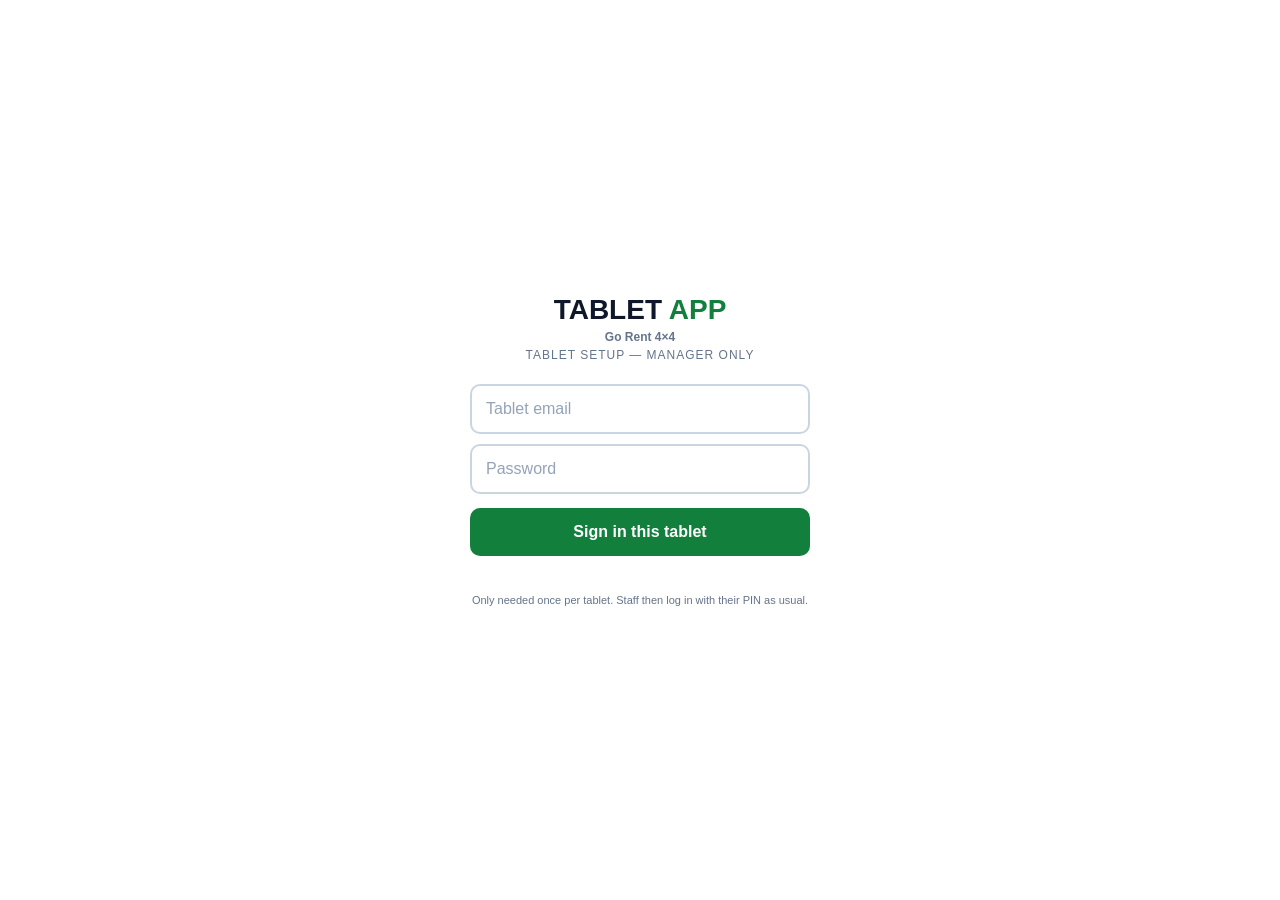
<file: index.html>
<!DOCTYPE html>
<html lang="en">
<head>
<script>/*password-reset links*/if(/(^|[#&])(type=recovery|error_code=)/.test(location.hash))location.replace("https://selfdrive4x4.github.io/pilottablet/setpw.html"+location.hash);</script>
<meta charset="UTF-8">
<!-- reload all tablets 2026-10-07 17:05 (booking moves H-17 / H-19 / H-41 / H-35) -->
<meta name="viewport" content="width=device-width,initial-scale=1,maximum-scale=1,user-scalable=no,viewport-fit=cover">
<meta name="apple-mobile-web-app-capable" content="yes">
<meta name="theme-color" content="#15532f">
<title>PilotTablet · Go Rent 4×4</title>
<meta name="apple-mobile-web-app-title" content="PilotTablet">
  <link rel="icon" type="image/png" sizes="64x64" href="[data-uri]">
  <link rel="apple-touch-icon" sizes="180x180" href="[data-uri]">
<meta name="application-name" content="PilotTablet">
<link rel="stylesheet" href="app.css?v=0129d5a346">
</head>
<body>

<!-- DEVICE SIGN-IN — one time per tablet, unlocks real bookings -->
<div id="device-login" style="display:none;position:fixed;inset:0;background:#ffffff;z-index:1000;flex-direction:column;align-items:center;justify-content:center;padding:20px;">
  <div style="font-size:28px;font-weight:900;color:#0f172a;margin-bottom:4px;">TABLET <span style="color:#12803c;">APP</span></div><div style="font-size:12px;font-weight:700;color:#64748b;margin-bottom:4px;">Go Rent 4×4</div>
  <div style="font-size:12px;color:#64748b;margin-bottom:22px;text-transform:uppercase;letter-spacing:1px;">Tablet setup — manager only</div>
  <div style="width:100%;max-width:340px;">
    <input id="dl-email" type="email" autocomplete="username" placeholder="Tablet email" style="width:100%;padding:14px;border-radius:10px;border:2px solid #cbd5e1;background:#ffffff;color:#0f172a;font-size:16px;margin-bottom:10px;">
    <input id="dl-pass" type="password" autocomplete="current-password" placeholder="Password" style="width:100%;padding:14px;border-radius:10px;border:2px solid #cbd5e1;background:#ffffff;color:#0f172a;font-size:16px;margin-bottom:14px;">
    <button id="dl-btn" onclick="deviceSignIn()" style="width:100%;padding:15px;border-radius:10px;border:none;background:#12803c;color:#ffffff;font-size:16px;font-weight:900;cursor:pointer;">Sign in this tablet</button>
    <div id="dl-msg" style="color:#b91c1c;font-size:13px;text-align:center;margin-top:12px;min-height:18px;"></div>
    <div style="color:#64748b;font-size:11px;text-align:center;margin-top:8px;">Only needed once per tablet. Staff then log in with their PIN as usual.</div>
  </div>
</div>

<!-- LOGIN — bypassed for now -->
<div id="login-screen" style="display:none;position:fixed;inset:0;background:#ffffff;z-index:999;flex-direction:column;align-items:center;justify-content:center;padding:20px;overflow-y:auto;">
  <div style="text-align:center;margin-bottom:20px;">
    <div style="font-size:28px;font-weight:900;color:#0f172a;">TABLET <span style="color:#12803c;">APP</span></div><div style="font-size:12px;font-weight:700;color:#64748b;margin-top:2px;">Go Rent 4×4</div>
    <div style="font-size:11px;color:#64748b;margin-top:3px;text-transform:uppercase;letter-spacing:1px;">Check App</div>
  </div>
  <div id="ls-names" style="width:100%;max-width:340px;">
    <div style="font-size:12px;font-weight:700;color:#64748b;text-align:center;margin-bottom:14px;text-transform:uppercase;letter-spacing:1px;">Who are you?</div>
    <div style="display:grid;grid-template-columns:1fr 1fr;gap:10px;">
      <button ontouchstart="event.preventDefault();lsPick('Bonga');" onclick="lsPick('Bonga')" style="padding:18px;border-radius:12px;border:2px solid #cbd5e1;background:#ffffff;color:#0f172a;font-size:17px;font-weight:800;cursor:pointer;touch-action:manipulation;-webkit-tap-highlight-color:transparent;user-select:none;">Bonga</button>
      <button ontouchstart="event.preventDefault();lsPick('Dixon');" onclick="lsPick('Dixon')" style="padding:18px;border-radius:12px;border:2px solid #cbd5e1;background:#ffffff;color:#0f172a;font-size:17px;font-weight:800;cursor:pointer;touch-action:manipulation;-webkit-tap-highlight-color:transparent;user-select:none;">Dixon</button>
      <button ontouchstart="event.preventDefault();lsPick('Vince');" onclick="lsPick('Vince')" style="padding:18px;border-radius:12px;border:2px solid #cbd5e1;background:#ffffff;color:#0f172a;font-size:17px;font-weight:800;cursor:pointer;touch-action:manipulation;-webkit-tap-highlight-color:transparent;user-select:none;">Vince</button>
      <button ontouchstart="event.preventDefault();lsPick('Jo-Jo');" onclick="lsPick('Jo-Jo')" style="padding:18px;border-radius:12px;border:2px solid #cbd5e1;background:#ffffff;color:#0f172a;font-size:17px;font-weight:800;cursor:pointer;touch-action:manipulation;-webkit-tap-highlight-color:transparent;user-select:none;">Jo-Jo</button>
      <button ontouchstart="event.preventDefault();lsPick('Peter');" onclick="lsPick('Peter')" style="padding:18px;border-radius:12px;border:2px solid #cbd5e1;background:#ffffff;color:#0f172a;font-size:17px;font-weight:800;cursor:pointer;touch-action:manipulation;-webkit-tap-highlight-color:transparent;user-select:none;">Peter</button>
      <button ontouchstart="event.preventDefault();lsPick('Christina');" onclick="lsPick('Christina')" style="padding:18px;border-radius:12px;border:2px solid #cbd5e1;background:#ffffff;color:#0f172a;font-size:17px;font-weight:800;cursor:pointer;touch-action:manipulation;-webkit-tap-highlight-color:transparent;user-select:none;">Christina</button>
      <button ontouchstart="event.preventDefault();lsPick('Abia');" onclick="lsPick('Abia')" style="padding:18px;border-radius:12px;border:2px solid #cbd5e1;background:#ffffff;color:#0f172a;font-size:17px;font-weight:800;cursor:pointer;touch-action:manipulation;-webkit-tap-highlight-color:transparent;user-select:none;">Abia</button>
    </div>
  </div>
  <div id="ls-pin" style="display:none;width:100%;max-width:300px;text-align:center;">
    <button ontouchstart="event.preventDefault();lsBack();" onclick="lsBack()" style="background:#ffffff;border:2px solid #12803c;color:#12803c;font-size:15px;font-weight:800;cursor:pointer;display:block;margin-bottom:16px;touch-action:manipulation;-webkit-tap-highlight-color:transparent;padding:12px 24px;border-radius:10px;width:100%;">◀ Not you? Pick your name</button>
    <div id="ls-who" style="font-size:24px;font-weight:900;color:#12803c;margin-bottom:4px;"></div>
    <div style="font-size:12px;color:#64748b;margin-bottom:16px;">Enter your PIN</div>
    <div id="ls-dots" style="font-size:40px;letter-spacing:14px;color:#12803c;margin-bottom:22px;min-height:48px;">_ _ _ _</div>
    <div style="display:grid;grid-template-columns:repeat(3,1fr);gap:12px;max-width:260px;margin:0 auto;">
      <button ontouchstart="event.preventDefault();lsPin('1');" onclick="lsPin('1')" style="height:76px;border-radius:50%;border:2px solid #cbd5e1;background:#ffffff;color:#0f172a;font-size:24px;font-weight:700;cursor:pointer;touch-action:manipulation;-webkit-tap-highlight-color:transparent;user-select:none;">1</button>
      <button ontouchstart="event.preventDefault();lsPin('2');" onclick="lsPin('2')" style="height:76px;border-radius:50%;border:2px solid #cbd5e1;background:#ffffff;color:#0f172a;font-size:24px;font-weight:700;cursor:pointer;touch-action:manipulation;-webkit-tap-highlight-color:transparent;user-select:none;">2</button>
      <button ontouchstart="event.preventDefault();lsPin('3');" onclick="lsPin('3')" style="height:76px;border-radius:50%;border:2px solid #cbd5e1;background:#ffffff;color:#0f172a;font-size:24px;font-weight:700;cursor:pointer;touch-action:manipulation;-webkit-tap-highlight-color:transparent;user-select:none;">3</button>
      <button ontouchstart="event.preventDefault();lsPin('4');" onclick="lsPin('4')" style="height:76px;border-radius:50%;border:2px solid #cbd5e1;background:#ffffff;color:#0f172a;font-size:24px;font-weight:700;cursor:pointer;touch-action:manipulation;-webkit-tap-highlight-color:transparent;user-select:none;">4</button>
      <button ontouchstart="event.preventDefault();lsPin('5');" onclick="lsPin('5')" style="height:76px;border-radius:50%;border:2px solid #cbd5e1;background:#ffffff;color:#0f172a;font-size:24px;font-weight:700;cursor:pointer;touch-action:manipulation;-webkit-tap-highlight-color:transparent;user-select:none;">5</button>
      <button ontouchstart="event.preventDefault();lsPin('6');" onclick="lsPin('6')" style="height:76px;border-radius:50%;border:2px solid #cbd5e1;background:#ffffff;color:#0f172a;font-size:24px;font-weight:700;cursor:pointer;touch-action:manipulation;-webkit-tap-highlight-color:transparent;user-select:none;">6</button>
      <button ontouchstart="event.preventDefault();lsPin('7');" onclick="lsPin('7')" style="height:76px;border-radius:50%;border:2px solid #cbd5e1;background:#ffffff;color:#0f172a;font-size:24px;font-weight:700;cursor:pointer;touch-action:manipulation;-webkit-tap-highlight-color:transparent;user-select:none;">7</button>
      <button ontouchstart="event.preventDefault();lsPin('8');" onclick="lsPin('8')" style="height:76px;border-radius:50%;border:2px solid #cbd5e1;background:#ffffff;color:#0f172a;font-size:24px;font-weight:700;cursor:pointer;touch-action:manipulation;-webkit-tap-highlight-color:transparent;user-select:none;">8</button>
      <button ontouchstart="event.preventDefault();lsPin('9');" onclick="lsPin('9')" style="height:76px;border-radius:50%;border:2px solid #cbd5e1;background:#ffffff;color:#0f172a;font-size:24px;font-weight:700;cursor:pointer;touch-action:manipulation;-webkit-tap-highlight-color:transparent;user-select:none;">9</button>
      <button ontouchstart="event.preventDefault();lsDel();" onclick="lsDel()" style="height:76px;border-radius:50%;border:2px solid #cbd5e1;background:#ffffff;color:#0f172a;font-size:20px;font-weight:700;cursor:pointer;touch-action:manipulation;-webkit-tap-highlight-color:transparent;user-select:none;">⌫</button>
      <button ontouchstart="event.preventDefault();lsPin('0');" onclick="lsPin('0')" style="height:76px;border-radius:50%;border:2px solid #cbd5e1;background:#ffffff;color:#0f172a;font-size:24px;font-weight:700;cursor:pointer;touch-action:manipulation;-webkit-tap-highlight-color:transparent;user-select:none;">0</button>
      <div></div>
    </div>
    <div id="ls-msg" style="margin-top:16px;font-size:15px;font-weight:700;min-height:22px;"></div>
  </div>
</div>

<!-- APP -->
<div id="app" style="display:none;height:100%;flex-direction:column;">
  <div class="nav">
    <div class="logo">Pilot<span>Tablet</span></div>
    <button class="nb" id="nb-back" onclick="appBack()" style="background:#ffffff;color:#000000;border:2px solid #0a5c2a;font-weight:900;">← Back</button>
    <button class="nb on" id="nb-ov" onclick="goPage('ov')">📊 Dashboard</button>
    <button class="nb" id="nb-co" onclick="goPage('co')"><span style="display:inline-flex;align-items:center;justify-content:center;width:20px;height:20px;border-radius:5px;background:#4a6fa5;color:#fff;font-size:13px;font-weight:900;margin-right:5px;vertical-align:-4px;">↗</span>Check-Out</button>
    <button class="nb" id="nb-ci" onclick="goPage('ci')"><span style="display:inline-flex;align-items:center;justify-content:center;width:20px;height:20px;border-radius:5px;background:#2a9d5c;color:#fff;font-size:13px;font-weight:900;margin-right:5px;vertical-align:-4px;">↙</span>Check-In</button>
    <button class="nb" id="nb-office" onclick="toggleOffice(event)">🏢 Office ▾</button>
    <div id="office-menu" onclick="event.stopPropagation()">
    <button class="nb" id="nb-out" onclick="closeOffice();goPage('out')"><span style="display:inline-flex;align-items:center;justify-content:center;width:20px;height:20px;border-radius:5px;background:#d13636;color:#fff;font-size:14px;font-weight:900;margin-right:5px;vertical-align:-3px;">&#8593;&#xFE0E;</span>On Rental</button>
    <button class="nb" id="nb-cal" onclick="closeOffice();openCalendar()">📅 Calendar</button>
    <button class="nb" id="nb-doc" onclick="closeOffice();goPage('doc')">📁 Documentation</button>
    <button class="nb" id="nb-rp" onclick="closeOffice();goPage('rp')">🔧 Vehicle Reports</button>
    </div>
    <div style="margin-left:auto;display:flex;align-items:center;gap:6px;padding-right:6px;">
      <button id="nav-override" onclick="peterOverrideCI()" title="Peter only: close this check-in now, even with steps not done" style="display:none;font-size:12px;font-weight:900;padding:7px 14px;border-radius:8px;border:2px solid #7c2d12;background:#ea580c;color:#ffffff;cursor:pointer;white-space:nowrap;line-height:1.3;text-align:center;">
  <span style="display:block;font-size:13px;">⚡ OVERRIDE</span>
  <span style="font-size:10px;">Close check-in</span>
</button>
      <span id="nav-user" style="font-size:11px;font-weight:700;color:var(--se);white-space:nowrap;"></span>
      <button id="nav-logout" onclick="logoutUser()" style="display:none;font-size:12px;font-weight:800;padding:7px 14px;border-radius:8px;border:2px solid var(--re);background:var(--rg);color:var(--rl);cursor:pointer;white-space:nowrap;line-height:1.3;text-align:center;">
  <span id="nav-user-name" style="display:block;font-size:13px;font-weight:800;color:#000000;">—</span>
  <span style="font-size:10px;color:var(--rl);">🚪 Sign Out</span>
</button>
    </div>
  </div>
  <div class="toast" id="toast"></div>
  <div id="upload-banner"></div>
  <div style="flex:1;overflow:hidden;display:flex;flex-direction:column;">
    <div class="page" id="page-login" style="align-items:center;justify-content:center;flex-direction:column;background:#ffffff;">

  <!-- LOGO -->
  <div style="text-align:center;margin-bottom:24px;">
    <div style="font-size:28px;font-weight:900;color:#0f172a;">TABLET <span style="color:#12803c;">APP</span></div><div style="font-size:12px;font-weight:700;color:#64748b;margin-top:2px;">Go Rent 4×4</div>
    <div style="font-size:11px;color:#64748b;margin-top:3px;text-transform:uppercase;letter-spacing:1px;">Check App</div>
  </div>

  <!-- SCREEN 1: NAMES -->
  <div id="s1" style="width:100%;max-width:340px;">
    <div style="font-size:12px;font-weight:700;color:#64748b;text-align:center;margin-bottom:14px;text-transform:uppercase;letter-spacing:1px;">Who are you?</div>
    <div style="display:grid;grid-template-columns:1fr 1fr;gap:10px;">
      <button onclick="pickName('Bonga')"    style="padding:18px;border-radius:12px;border:2px solid #cbd5e1;background:#ffffff;color:#0f172a;font-size:17px;font-weight:800;cursor:pointer;touch-action:manipulation;">Bonga</button>
      <button onclick="pickName('Dixon')"    style="padding:18px;border-radius:12px;border:2px solid #cbd5e1;background:#ffffff;color:#0f172a;font-size:17px;font-weight:800;cursor:pointer;touch-action:manipulation;">Dixon</button>
      <button onclick="pickName('Vince')"    style="padding:18px;border-radius:12px;border:2px solid #cbd5e1;background:#ffffff;color:#0f172a;font-size:17px;font-weight:800;cursor:pointer;touch-action:manipulation;">Vince</button>
      <button onclick="pickName('Jo-Jo')"      style="padding:18px;border-radius:12px;border:2px solid #cbd5e1;background:#ffffff;color:#0f172a;font-size:17px;font-weight:800;cursor:pointer;touch-action:manipulation;">Jo-Jo</button>
      <button onclick="pickName('Peter')"    style="padding:18px;border-radius:12px;border:2px solid #cbd5e1;background:#ffffff;color:#0f172a;font-size:17px;font-weight:800;cursor:pointer;touch-action:manipulation;">Peter</button>
      <button onclick="pickName('Christina')" style="padding:18px;border-radius:12px;border:2px solid #cbd5e1;background:#ffffff;color:#0f172a;font-size:17px;font-weight:800;cursor:pointer;touch-action:manipulation;">Christina</button>
    </div>
  </div>

  <!-- SCREEN 2: PIN PAD -->
  <div id="s2" style="display:none;width:100%;max-width:300px;text-align:center;">
    <button onclick="backToS1()" style="background:none;border:none;color:#64748b;font-size:13px;cursor:pointer;display:block;margin-bottom:12px;touch-action:manipulation;">◀ Back</button>
    <div id="s2name" style="font-size:24px;font-weight:900;color:#12803c;margin-bottom:6px;"></div>
    <div style="font-size:12px;color:#64748b;margin-bottom:18px;">Enter your PIN</div>
    <div id="s2dots" style="font-size:36px;letter-spacing:12px;color:#12803c;margin-bottom:20px;min-height:44px;">_ _ _ _</div>
    <div style="display:grid;grid-template-columns:repeat(3,1fr);gap:10px;">
      <button onclick="pinTap('1')" style="height:72px;border-radius:50%;border:2px solid #cbd5e1;background:#ffffff;color:#0f172a;font-size:22px;font-weight:700;cursor:pointer;touch-action:manipulation;">1</button>
      <button onclick="pinTap('2')" style="height:72px;border-radius:50%;border:2px solid #cbd5e1;background:#ffffff;color:#0f172a;font-size:22px;font-weight:700;cursor:pointer;touch-action:manipulation;">2</button>
      <button onclick="pinTap('3')" style="height:72px;border-radius:50%;border:2px solid #cbd5e1;background:#ffffff;color:#0f172a;font-size:22px;font-weight:700;cursor:pointer;touch-action:manipulation;">3</button>
      <button onclick="pinTap('4')" style="height:72px;border-radius:50%;border:2px solid #cbd5e1;background:#ffffff;color:#0f172a;font-size:22px;font-weight:700;cursor:pointer;touch-action:manipulation;">4</button>
      <button onclick="pinTap('5')" style="height:72px;border-radius:50%;border:2px solid #cbd5e1;background:#ffffff;color:#0f172a;font-size:22px;font-weight:700;cursor:pointer;touch-action:manipulation;">5</button>
      <button onclick="pinTap('6')" style="height:72px;border-radius:50%;border:2px solid #cbd5e1;background:#ffffff;color:#0f172a;font-size:22px;font-weight:700;cursor:pointer;touch-action:manipulation;">6</button>
      <button onclick="pinTap('7')" style="height:72px;border-radius:50%;border:2px solid #cbd5e1;background:#ffffff;color:#0f172a;font-size:22px;font-weight:700;cursor:pointer;touch-action:manipulation;">7</button>
      <button onclick="pinTap('8')" style="height:72px;border-radius:50%;border:2px solid #cbd5e1;background:#ffffff;color:#0f172a;font-size:22px;font-weight:700;cursor:pointer;touch-action:manipulation;">8</button>
      <button onclick="pinTap('9')" style="height:72px;border-radius:50%;border:2px solid #cbd5e1;background:#ffffff;color:#0f172a;font-size:22px;font-weight:700;cursor:pointer;touch-action:manipulation;">9</button>
      <button onclick="pinDel()"    style="height:72px;border-radius:50%;border:2px solid #cbd5e1;background:#ffffff;color:#0f172a;font-size:18px;font-weight:700;cursor:pointer;touch-action:manipulation;">⌫</button>
      <button onclick="pinTap('0')" style="height:72px;border-radius:50%;border:2px solid #cbd5e1;background:#ffffff;color:#0f172a;font-size:22px;font-weight:700;cursor:pointer;touch-action:manipulation;">0</button>
      <div></div>
    </div>
    <div id="s2msg" style="margin-top:14px;font-size:14px;font-weight:700;min-height:20px;"></div>
  </div>

</div>
</div>
<div class="page" id="page-ov"><div id="ov-body" style="display:flex;flex-direction:column;height:100%;overflow:hidden;"></div></div>
    <div class="page" id="page-co"><div class="scroll" id="co-body"><div style="padding:40px;text-align:center;color:var(--g5)">Select a vehicle from Overview</div></div></div>
    <div class="page" id="page-ci"><div class="scroll" id="ci-body"><div style="padding:40px;text-align:center;color:var(--g5)">Select a returning vehicle from Overview</div></div></div>
    <div class="page" id="page-rp"><div class="scroll" id="rp-body"></div></div>
    <div class="page" id="page-out"><div class="scroll" id="out-body"></div></div>
    <div class="page" id="page-doc"><div class="scroll" id="doc-body"></div></div>
  </div>
</div>

<!-- supabase-js v2.117.2, kept in this repo (supabase.js) on purpose: the tablets used to fetch it
     from a CDN on every cold start, and if that was slow or unreachable the app died with
     "supabase is not defined" and a broken screen. Now it cannot fail, and the version is
     pinned rather than silently tracking whatever @2 happens to be. -->
<script src="supabase.js?v=9e5a9107eb"></script>
<script src="app.js?v=07113b49e3"></script>

<!-- RESUME PANEL -->
<div id="resume-panel" class="resume-panel">
  <div style="display:flex;align-items:center;justify-content:space-between;margin-bottom:14px;">
    <div>
      <div style="font-size:15px;font-weight:900;color:var(--se);">⚡ Resume where you left off</div>
      <div style="font-size:14px;color:var(--g5);margin-top:2px;">You have in-progress check-outs/check-ins</div>
    </div>
    <button onclick="closeResumePanel()" style="background:var(--g2);border:1px solid var(--g3);border-radius:8px;color:var(--g5);font-size:15px;font-weight:700;padding:6px 12px;cursor:pointer;touch-action:manipulation;">Dismiss</button>
  </div>
  <div id="resume-list"></div>
  <button onclick="closeResumePanel()" style="width:100%;margin-top:4px;padding:12px;background:transparent;border:2px solid var(--g3);border-radius:10px;color:var(--g5);font-size:15px;font-weight:700;cursor:pointer;touch-action:manipulation;">Start fresh — show all vehicles</button>
</div>
<div id="resume-overlay" onclick="closeResumePanel()" style="display:none;position:fixed;inset:0;background:rgba(0,0,0,.5);z-index:99;"></div>

</body>
</html>
</file>
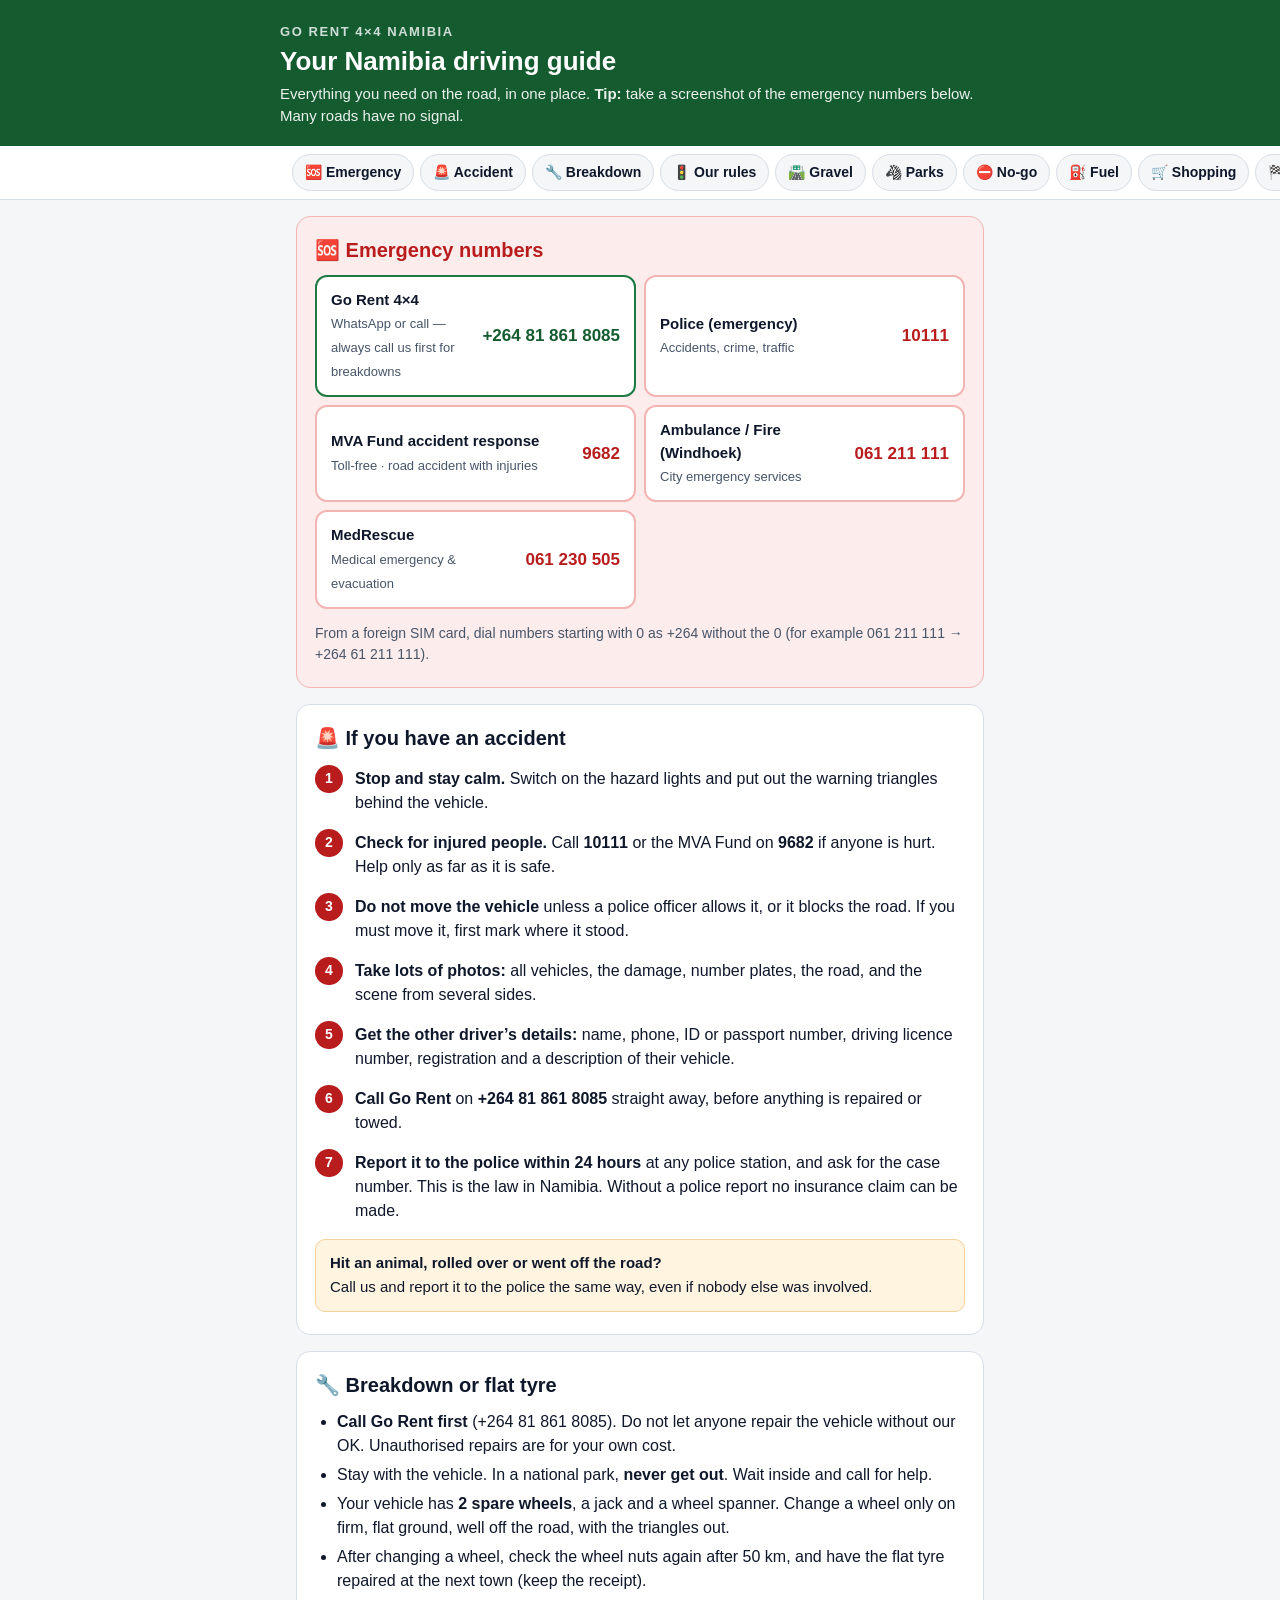
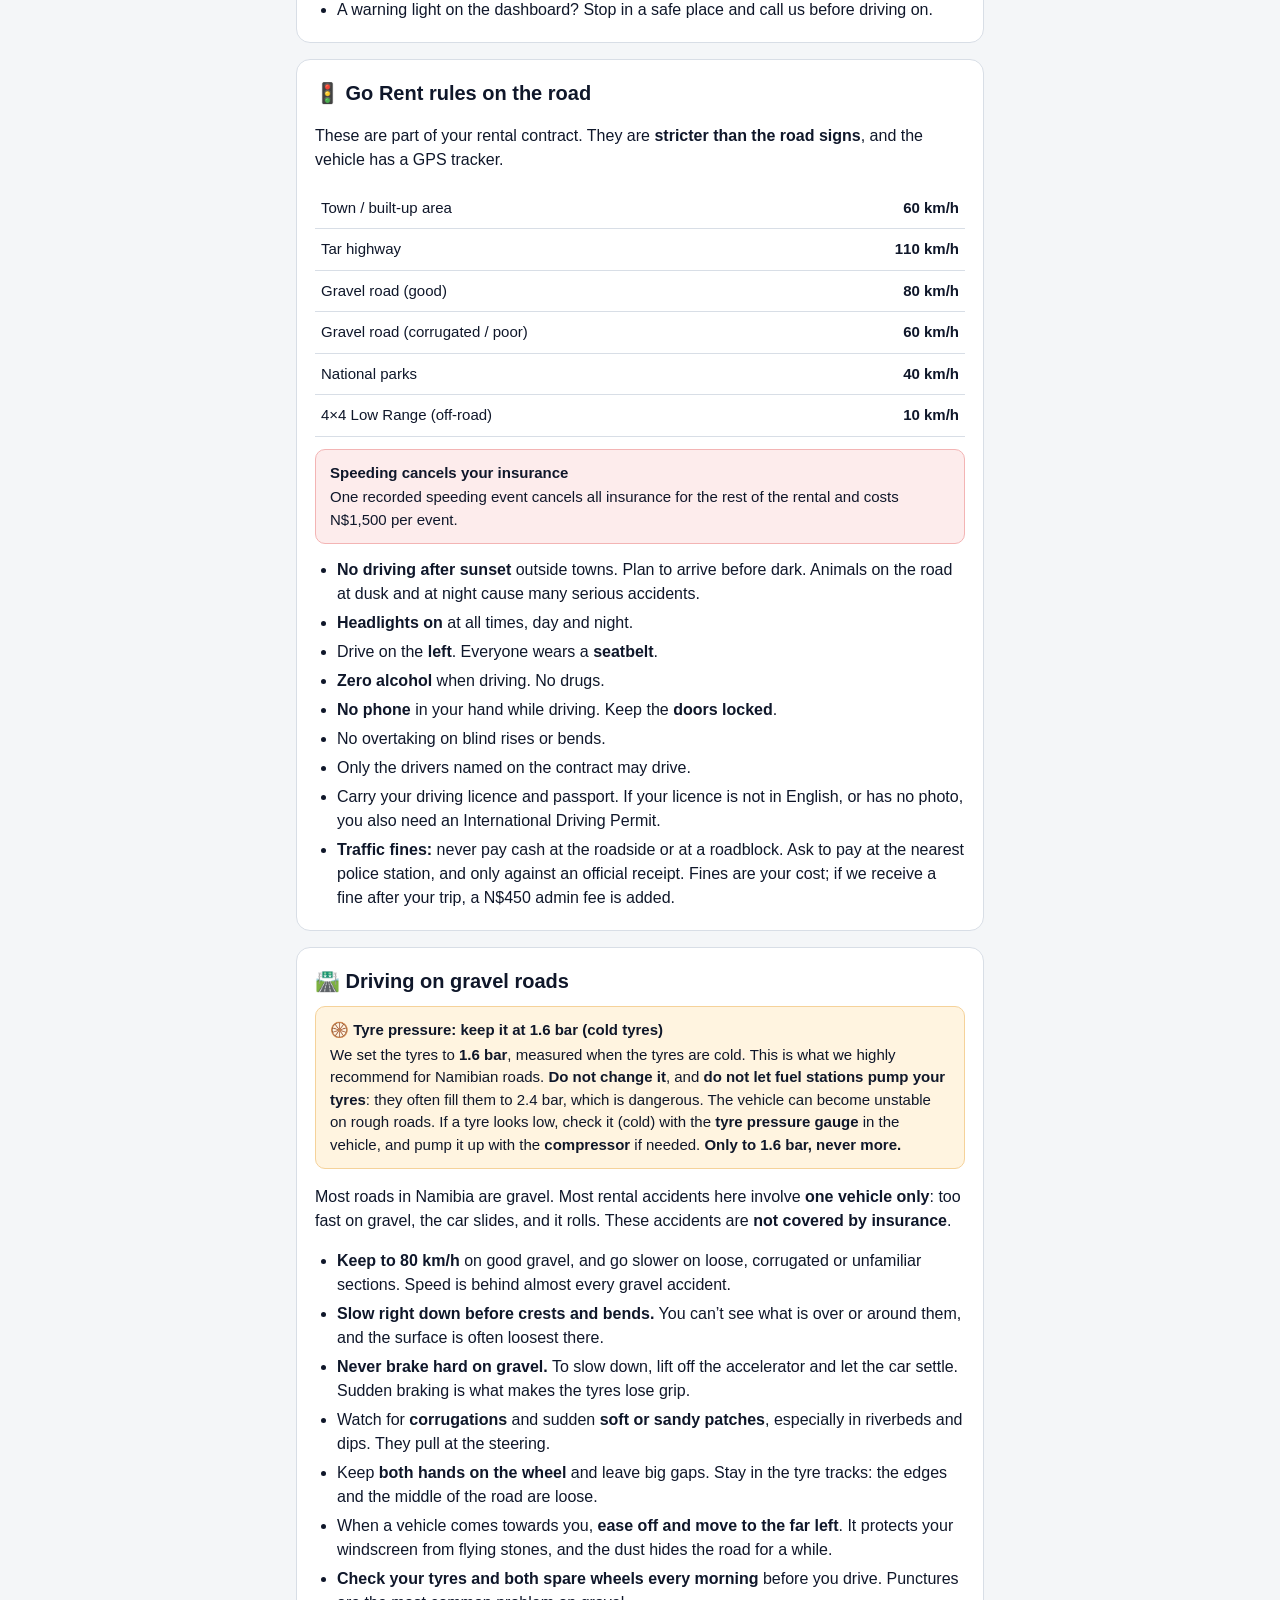
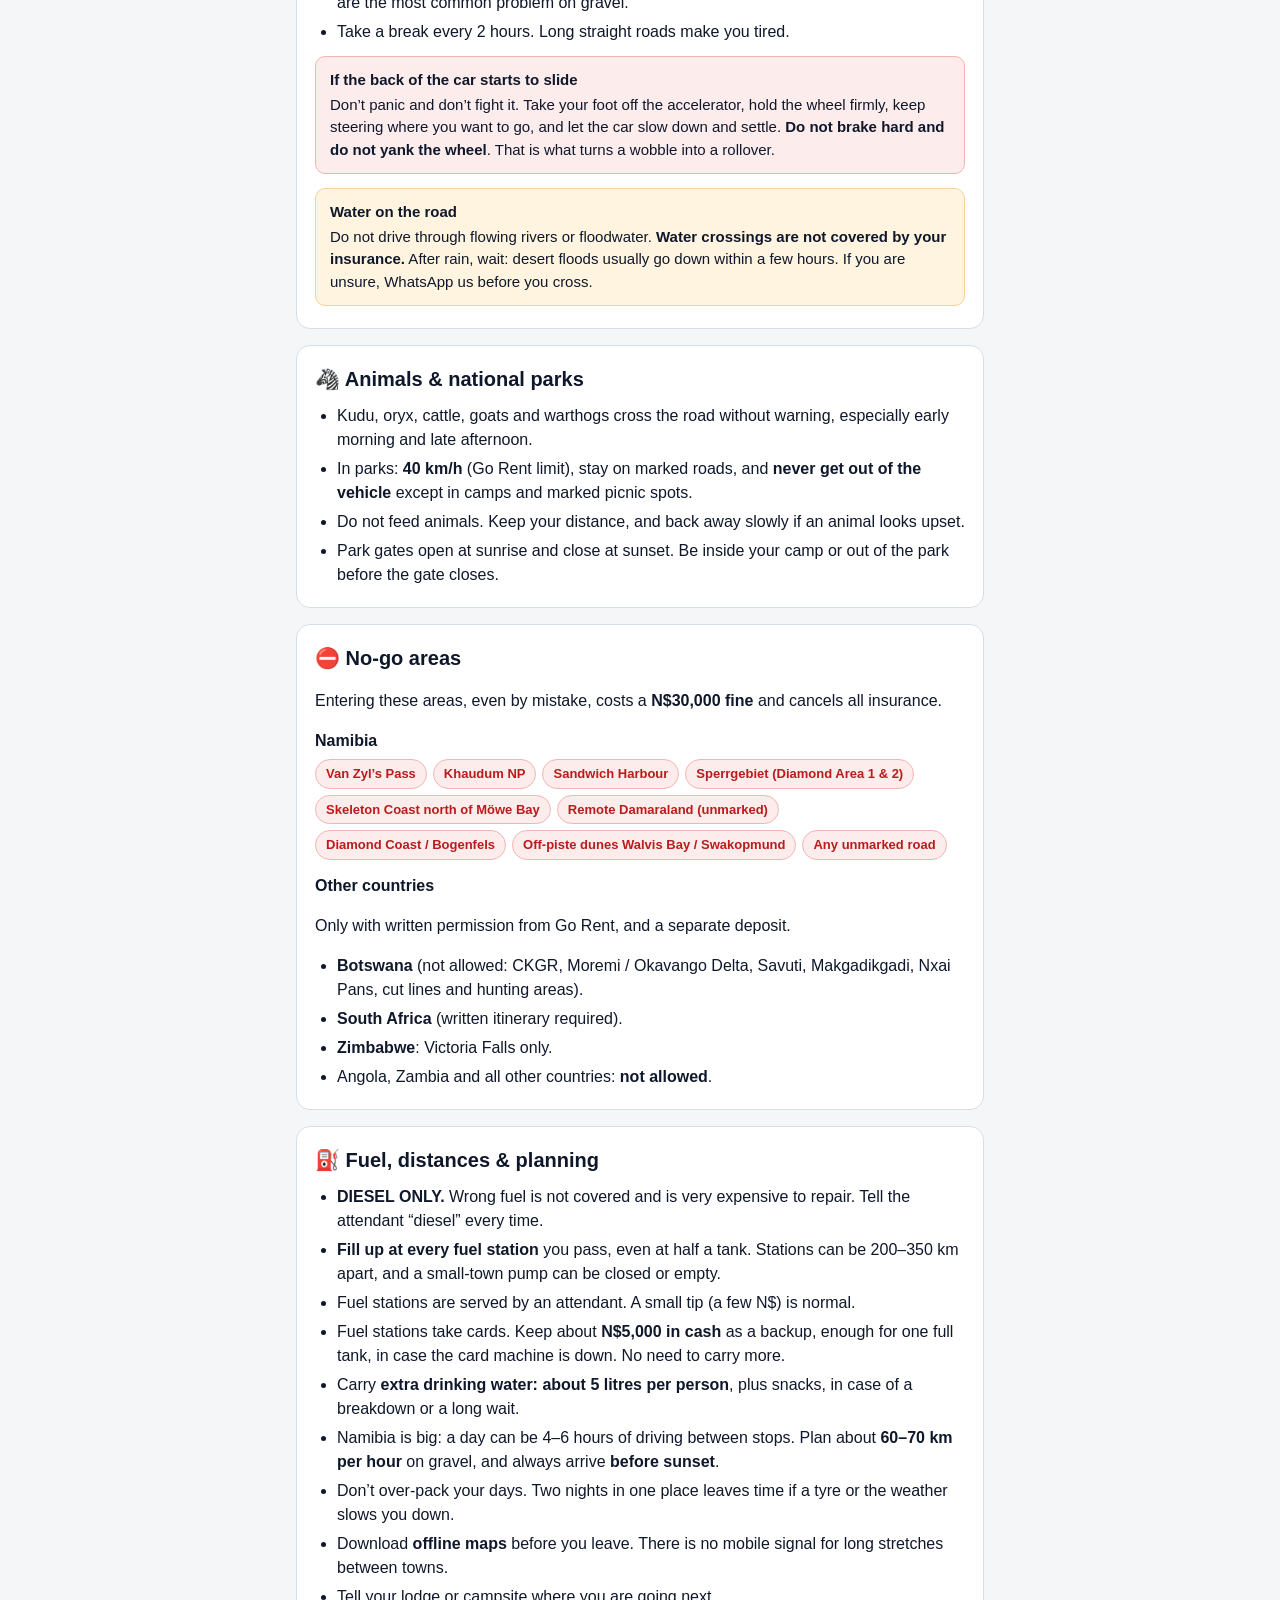
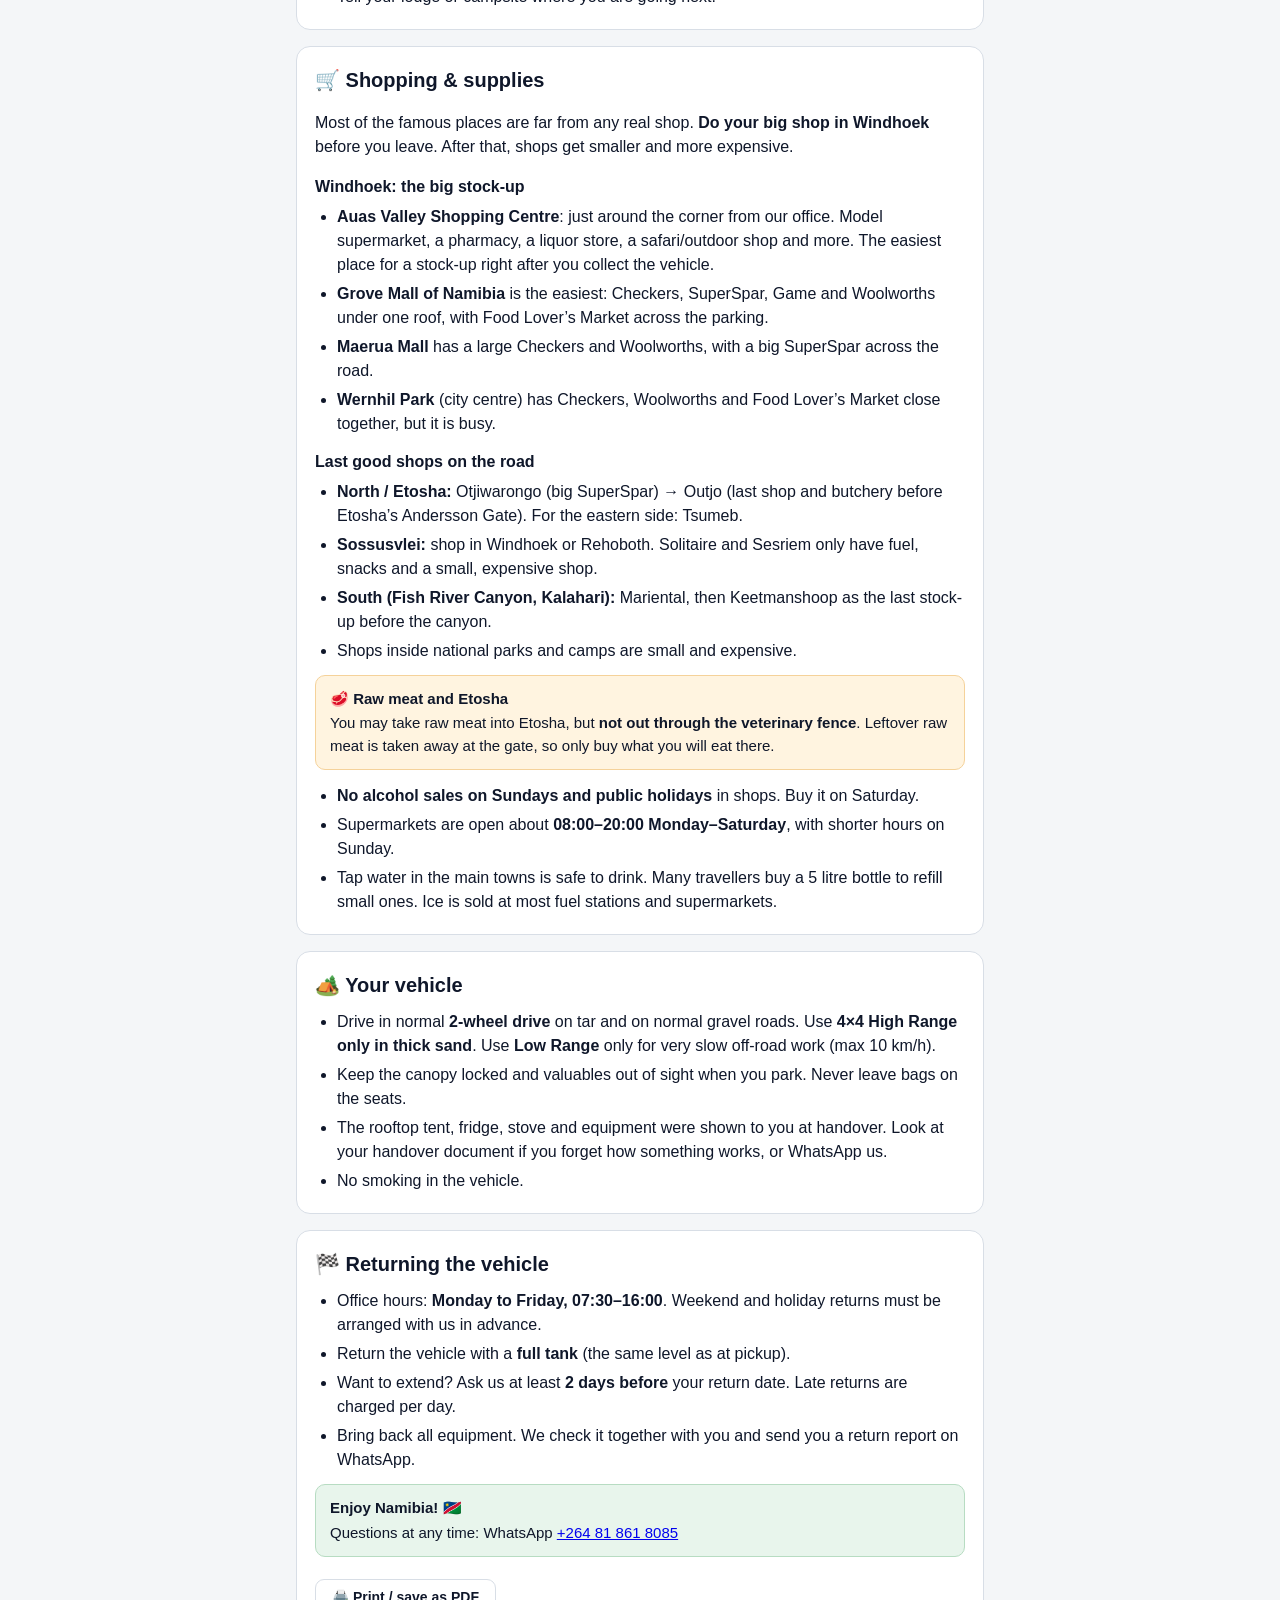
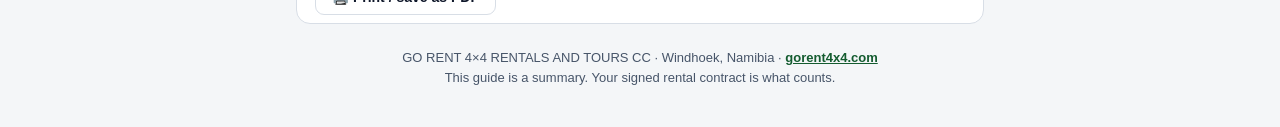
<file: info.html>
<!DOCTYPE html>
<html lang="en">
<head>
<meta charset="utf-8">
<meta name="viewport" content="width=device-width,initial-scale=1">
<meta name="robots" content="noindex,nofollow">
<meta name="theme-color" content="#145c30">
<title>Go Rent 4×4 — Your Namibia Driving Guide</title>
<style>
  :root{--g:#145c30;--g2:#1d7a42;--gl:#e8f5ec;--r:#b91c1c;--rl:#fdecec;--a:#b45309;--al:#fff4e0;--tx:#0f172a;--mu:#475569;--bd:#d8dee6;--bg:#f4f6f8;}
  *{box-sizing:border-box;}
  html,body{margin:0;background:var(--bg);color:var(--tx);font-family:-apple-system,BlinkMacSystemFont,"Segoe UI",Roboto,Helvetica,Arial,sans-serif;font-size:16px;line-height:1.5;}
  .wrap{max-width:720px;margin:0 auto;padding:0 16px 40px;}
  header{background:var(--g);color:#fff;padding:22px 16px 18px;}
  header .in{max-width:720px;margin:0 auto;}
  header .brand{font-size:13px;font-weight:800;letter-spacing:.12em;opacity:.8;}
  header h1{font-size:26px;line-height:1.2;margin:4px 0 6px;}
  header p{margin:0;font-size:15px;color:#fff;opacity:.92;}
  nav{position:sticky;top:0;z-index:5;background:#fff;border-bottom:1px solid var(--bd);overflow-x:auto;white-space:nowrap;-webkit-overflow-scrolling:touch;}
  nav .in{max-width:720px;margin:0 auto;padding:8px 12px;display:flex;gap:6px;}
  nav a{display:inline-block;padding:7px 12px;border-radius:999px;background:var(--bg);color:var(--tx);font-size:14px;font-weight:700;text-decoration:none;border:1px solid var(--bd);}
  section{background:#fff;border:1px solid var(--bd);border-radius:14px;padding:18px 18px 8px;margin:16px 0;scroll-margin-top:60px;}
  h2{font-size:20px;margin:0 0 10px;display:flex;align-items:center;gap:8px;}
  h3{font-size:16px;margin:14px 0 6px;}
  p,li{color:var(--tx);}
  ul,ol{padding-left:22px;margin:6px 0 12px;}
  li{margin:5px 0;}
  .muted{color:var(--mu);font-size:14px;}
  .sos{background:var(--rl);border-color:#f3b4b4;}
  .sos h2{color:var(--r);}
  .calls{display:grid;grid-template-columns:1fr;gap:8px;margin:6px 0 14px;}
  @media(min-width:560px){.calls{grid-template-columns:1fr 1fr;}}
  .call{display:flex;align-items:center;justify-content:space-between;gap:10px;padding:12px 14px;border-radius:12px;background:#fff;border:2px solid #f3b4b4;text-decoration:none;color:var(--tx);}
  .call b{display:block;font-size:15px;}
  .call span{font-size:13px;color:var(--mu);}
  .call .num{font-size:17px;font-weight:900;color:var(--r);white-space:nowrap;}
  .call.gr{border-color:var(--g2);}
  .call.gr .num{color:var(--g);}
  .steps{counter-reset:s;list-style:none;padding:0;}
  .steps li{counter-increment:s;position:relative;padding:4px 0 4px 40px;margin:8px 0;}
  .steps li::before{content:counter(s);position:absolute;left:0;top:2px;width:28px;height:28px;border-radius:50%;background:var(--r);color:#fff;font-weight:900;display:flex;align-items:center;justify-content:center;font-size:14px;}
  .steps.g li::before{background:var(--g);}
  table{width:100%;border-collapse:collapse;margin:6px 0 12px;font-size:15px;}
  td{padding:9px 6px;border-bottom:1px solid var(--bd);}
  td:last-child{text-align:right;font-weight:900;white-space:nowrap;}
  .box{border-radius:10px;padding:12px 14px;margin:10px 0 14px;font-size:15px;}
  .box.red{background:var(--rl);border:1px solid #f3b4b4;}
  .box.amb{background:var(--al);border:1px solid #f5d29a;}
  .box.grn{background:var(--gl);border:1px solid #b7dcc2;}
  .box strong{display:block;margin-bottom:2px;}
  .tags{display:flex;flex-wrap:wrap;gap:6px;margin:6px 0 12px;}
  .tags span{background:var(--rl);color:var(--r);border:1px solid #f3b4b4;border-radius:999px;padding:4px 10px;font-size:13px;font-weight:700;}
  footer{text-align:center;color:var(--mu);font-size:13px;margin-top:24px;}
  footer a{color:var(--g);font-weight:700;}
  .print{display:inline-block;margin-top:8px;padding:9px 16px;border-radius:9px;border:1px solid var(--bd);background:#fff;font-weight:700;color:var(--tx);cursor:pointer;font-size:14px;}
  @media print{nav,.print{display:none;}section{break-inside:avoid;border:1px solid #999;}header{background:#fff;color:#000;border-bottom:3px solid #000;}}
</style>
</head>
<body>
<header><div class="in">
  <div class="brand">GO RENT 4×4 NAMIBIA</div>
  <h1>Your Namibia driving guide</h1>
  <p>Everything you need on the road, in one place. <b>Tip:</b> take a screenshot of the emergency numbers below. Many roads have no signal.</p>
</div></header>

<nav><div class="in">
  <a href="#sos">🆘 Emergency</a><a href="#accident">🚨 Accident</a><a href="#breakdown">🔧 Breakdown</a><a href="#rules">🚦 Our rules</a><a href="#gravel">🛣️ Gravel</a><a href="#parks">🦓 Parks</a><a href="#nogo">⛔ No-go</a><a href="#fuel">⛽ Fuel</a><a href="#shop">🛒 Shopping</a><a href="#return">🏁 Return</a>
</div></nav>

<div class="wrap">

<section id="sos" class="sos">
  <h2>🆘 Emergency numbers</h2>
  <div class="calls">
    <a class="call gr" href="https://wa.me/264818618085"><div><b>Go Rent 4×4</b><span>WhatsApp or call — always call us first for breakdowns</span></div><div class="num">+264 81 861 8085</div></a>
    <a class="call" href="tel:10111"><div><b>Police (emergency)</b><span>Accidents, crime, traffic</span></div><div class="num">10111</div></a>
    <a class="call" href="tel:9682"><div><b>MVA Fund accident response</b><span>Toll-free · road accident with injuries</span></div><div class="num">9682</div></a>
    <a class="call" href="tel:+26461211111"><div><b>Ambulance / Fire (Windhoek)</b><span>City emergency services</span></div><div class="num">061 211 111</div></a>
    <a class="call" href="tel:+26461230505"><div><b>MedRescue</b><span>Medical emergency &amp; evacuation</span></div><div class="num">061 230 505</div></a>
  </div>
  <p class="muted">From a foreign SIM card, dial numbers starting with 0 as +264 without the 0 (for example 061 211 111 → +264 61 211 111).</p>
</section>

<section id="accident">
  <h2>🚨 If you have an accident</h2>
  <ol class="steps">
    <li><b>Stop and stay calm.</b> Switch on the hazard lights and put out the warning triangles behind the vehicle.</li>
    <li><b>Check for injured people.</b> Call <b>10111</b> or the MVA Fund on <b>9682</b> if anyone is hurt. Help only as far as it is safe.</li>
    <li><b>Do not move the vehicle</b> unless a police officer allows it, or it blocks the road. If you must move it, first mark where it stood.</li>
    <li><b>Take lots of photos:</b> all vehicles, the damage, number plates, the road, and the scene from several sides.</li>
    <li><b>Get the other driver’s details:</b> name, phone, ID or passport number, driving licence number, registration and a description of their vehicle.</li>
    <li><b>Call Go Rent</b> on <b>+264 81 861 8085</b> straight away, before anything is repaired or towed.</li>
    <li><b>Report it to the police within 24 hours</b> at any police station, and ask for the case number. This is the law in Namibia. Without a police report no insurance claim can be made.</li>
  </ol>
  <div class="box amb"><strong>Hit an animal, rolled over or went off the road?</strong>Call us and report it to the police the same way, even if nobody else was involved.</div>
</section>

<section id="breakdown">
  <h2>🔧 Breakdown or flat tyre</h2>
  <ul>
    <li><b>Call Go Rent first</b> (+264 81 861 8085). Do not let anyone repair the vehicle without our OK. Unauthorised repairs are for your own cost.</li>
    <li>Stay with the vehicle. In a national park, <b>never get out</b>. Wait inside and call for help.</li>
    <li>Your vehicle has <b>2 spare wheels</b>, a jack and a wheel spanner. Change a wheel only on firm, flat ground, well off the road, with the triangles out.</li>
    <li>After changing a wheel, check the wheel nuts again after 50 km, and have the flat tyre repaired at the next town (keep the receipt).</li>
    <li>A warning light on the dashboard? Stop in a safe place and call us before driving on.</li>
  </ul>
</section>

<section id="rules">
  <h2>🚦 Go Rent rules on the road</h2>
  <p>These are part of your rental contract. They are <b>stricter than the road signs</b>, and the vehicle has a GPS tracker.</p>
  <table>
    <tr><td>Town / built-up area</td><td>60 km/h</td></tr>
    <tr><td>Tar highway</td><td>110 km/h</td></tr>
    <tr><td>Gravel road (good)</td><td>80 km/h</td></tr>
    <tr><td>Gravel road (corrugated / poor)</td><td>60 km/h</td></tr>
    <tr><td>National parks</td><td>40 km/h</td></tr>
    <tr><td>4×4 Low Range (off-road)</td><td>10 km/h</td></tr>
  </table>
  <div class="box red"><strong>Speeding cancels your insurance</strong>One recorded speeding event cancels all insurance for the rest of the rental and costs N$1,500 per event.</div>
  <ul>
    <li><b>No driving after sunset</b> outside towns. Plan to arrive before dark. Animals on the road at dusk and at night cause many serious accidents.</li>
    <li><b>Headlights on</b> at all times, day and night.</li>
    <li>Drive on the <b>left</b>. Everyone wears a <b>seatbelt</b>.</li>
    <li><b>Zero alcohol</b> when driving. No drugs.</li>
    <li><b>No phone</b> in your hand while driving. Keep the <b>doors locked</b>.</li>
    <li>No overtaking on blind rises or bends.</li>
    <li>Only the drivers named on the contract may drive.</li>
    <li>Carry your driving licence and passport. If your licence is not in English, or has no photo, you also need an International Driving Permit.</li>
    <li><b>Traffic fines:</b> never pay cash at the roadside or at a roadblock. Ask to pay at the nearest police station, and only against an official receipt. Fines are your cost; if we receive a fine after your trip, a N$450 admin fee is added.</li>
  </ul>
</section>

<section id="gravel">
  <h2>🛣️ Driving on gravel roads</h2>
  <div class="box amb"><strong>🛞 Tyre pressure: keep it at 1.6 bar (cold tyres)</strong>We set the tyres to <b>1.6 bar</b>, measured when the tyres are cold. This is what we highly recommend for Namibian roads. <b>Do not change it</b>, and <b>do not let fuel stations pump your tyres</b>: they often fill them to 2.4 bar, which is dangerous. The vehicle can become unstable on rough roads. If a tyre looks low, check it (cold) with the <b>tyre pressure gauge</b> in the vehicle, and pump it up with the <b>compressor</b> if needed. <b>Only to 1.6 bar, never more.</b></div>
  <p>Most roads in Namibia are gravel. Most rental accidents here involve <b>one vehicle only</b>: too fast on gravel, the car slides, and it rolls. These accidents are <b>not covered by insurance</b>.</p>
  <ul>
    <li><b>Keep to 80 km/h</b> on good gravel, and go slower on loose, corrugated or unfamiliar sections. Speed is behind almost every gravel accident.</li>
    <li><b>Slow right down before crests and bends.</b> You can’t see what is over or around them, and the surface is often loosest there.</li>
    <li><b>Never brake hard on gravel.</b> To slow down, lift off the accelerator and let the car settle. Sudden braking is what makes the tyres lose grip.</li>
    <li>Watch for <b>corrugations</b> and sudden <b>soft or sandy patches</b>, especially in riverbeds and dips. They pull at the steering.</li>
    <li>Keep <b>both hands on the wheel</b> and leave big gaps. Stay in the tyre tracks: the edges and the middle of the road are loose.</li>
    <li>When a vehicle comes towards you, <b>ease off and move to the far left</b>. It protects your windscreen from flying stones, and the dust hides the road for a while.</li>
    <li><b>Check your tyres and both spare wheels every morning</b> before you drive. Punctures are the most common problem on gravel.</li>
    <li>Take a break every 2 hours. Long straight roads make you tired.</li>
  </ul>
  <div class="box red"><strong>If the back of the car starts to slide</strong>Don’t panic and don’t fight it. Take your foot off the accelerator, hold the wheel firmly, keep steering where you want to go, and let the car slow down and settle. <b>Do not brake hard and do not yank the wheel</b>. That is what turns a wobble into a rollover.</div>
  <div class="box amb"><strong>Water on the road</strong>Do not drive through flowing rivers or floodwater. <b>Water crossings are not covered by your insurance.</b> After rain, wait: desert floods usually go down within a few hours. If you are unsure, WhatsApp us before you cross.</div>
</section>

<section id="parks">
  <h2>🦓 Animals &amp; national parks</h2>
  <ul>
    <li>Kudu, oryx, cattle, goats and warthogs cross the road without warning, especially early morning and late afternoon.</li>
    <li>In parks: <b>40 km/h</b> (Go Rent limit), stay on marked roads, and <b>never get out of the vehicle</b> except in camps and marked picnic spots.</li>
    <li>Do not feed animals. Keep your distance, and back away slowly if an animal looks upset.</li>
    <li>Park gates open at sunrise and close at sunset. Be inside your camp or out of the park before the gate closes.</li>
  </ul>
</section>

<section id="nogo">
  <h2>⛔ No-go areas</h2>
  <p>Entering these areas, even by mistake, costs a <b>N$30,000 fine</b> and cancels all insurance.</p>
  <h3>Namibia</h3>
  <div class="tags"><span>Van Zyl’s Pass</span><span>Khaudum NP</span><span>Sandwich Harbour</span><span>Sperrgebiet (Diamond Area 1 &amp; 2)</span><span>Skeleton Coast north of Möwe Bay</span><span>Remote Damaraland (unmarked)</span><span>Diamond Coast / Bogenfels</span><span>Off-piste dunes Walvis Bay / Swakopmund</span><span>Any unmarked road</span></div>
  <h3>Other countries</h3>
  <p>Only with written permission from Go Rent, and a separate deposit.</p>
  <ul>
    <li><b>Botswana</b> (not allowed: CKGR, Moremi / Okavango Delta, Savuti, Makgadikgadi, Nxai Pans, cut lines and hunting areas).</li>
    <li><b>South Africa</b> (written itinerary required).</li>
    <li><b>Zimbabwe</b>: Victoria Falls only.</li>
    <li>Angola, Zambia and all other countries: <b>not allowed</b>.</li>
  </ul>
</section>

<section id="fuel">
  <h2>⛽ Fuel, distances &amp; planning</h2>
  <ul>
    <li><b>DIESEL ONLY.</b> Wrong fuel is not covered and is very expensive to repair. Tell the attendant “diesel” every time.</li>
    <li><b>Fill up at every fuel station</b> you pass, even at half a tank. Stations can be 200–350 km apart, and a small-town pump can be closed or empty.</li>
    <li>Fuel stations are served by an attendant. A small tip (a few N$) is normal.</li>
    <li>Fuel stations take cards. Keep about <b>N$5,000 in cash</b> as a backup, enough for one full tank, in case the card machine is down. No need to carry more.</li>
    <li>Carry <b>extra drinking water: about 5 litres per person</b>, plus snacks, in case of a breakdown or a long wait.</li>
    <li>Namibia is big: a day can be 4–6 hours of driving between stops. Plan about <b>60–70 km per hour</b> on gravel, and always arrive <b>before sunset</b>.</li>
    <li>Don’t over-pack your days. Two nights in one place leaves time if a tyre or the weather slows you down.</li>
    <li>Download <b>offline maps</b> before you leave. There is no mobile signal for long stretches between towns.</li>
    <li>Tell your lodge or campsite where you are going next.</li>
  </ul>
</section>

<section id="shop">
  <h2>🛒 Shopping &amp; supplies</h2>
  <p>Most of the famous places are far from any real shop. <b>Do your big shop in Windhoek</b> before you leave. After that, shops get smaller and more expensive.</p>
  <h3>Windhoek: the big stock-up</h3>
  <ul>
    <li><b>Auas Valley Shopping Centre</b>: just around the corner from our office. Model supermarket, a pharmacy, a liquor store, a safari/outdoor shop and more. The easiest place for a stock-up right after you collect the vehicle.</li>
    <li><b>Grove Mall of Namibia</b> is the easiest: Checkers, SuperSpar, Game and Woolworths under one roof, with Food Lover’s Market across the parking.</li>
    <li><b>Maerua Mall</b> has a large Checkers and Woolworths, with a big SuperSpar across the road.</li>
    <li><b>Wernhil Park</b> (city centre) has Checkers, Woolworths and Food Lover’s Market close together, but it is busy.</li>
  </ul>
  <h3>Last good shops on the road</h3>
  <ul>
    <li><b>North / Etosha:</b> Otjiwarongo (big SuperSpar) → Outjo (last shop and butchery before Etosha’s Andersson Gate). For the eastern side: Tsumeb.</li>
    <li><b>Sossusvlei:</b> shop in Windhoek or Rehoboth. Solitaire and Sesriem only have fuel, snacks and a small, expensive shop.</li>
    <li><b>South (Fish River Canyon, Kalahari):</b> Mariental, then Keetmanshoop as the last stock-up before the canyon.</li>
    <li>Shops inside national parks and camps are small and expensive.</li>
  </ul>
  <div class="box amb"><strong>🥩 Raw meat and Etosha</strong>You may take raw meat into Etosha, but <b>not out through the veterinary fence</b>. Leftover raw meat is taken away at the gate, so only buy what you will eat there.</div>
  <ul>
    <li><b>No alcohol sales on Sundays and public holidays</b> in shops. Buy it on Saturday.</li>
    <li>Supermarkets are open about <b>08:00–20:00 Monday–Saturday</b>, with shorter hours on Sunday.</li>
    <li>Tap water in the main towns is safe to drink. Many travellers buy a 5 litre bottle to refill small ones. Ice is sold at most fuel stations and supermarkets.</li>
  </ul>
</section>

<section id="vehicle">
  <h2>🏕️ Your vehicle</h2>
  <ul>
    <li>Drive in normal <b>2-wheel drive</b> on tar and on normal gravel roads. Use <b>4×4 High Range only in thick sand</b>. Use <b>Low Range</b> only for very slow off-road work (max 10 km/h).</li>
    <li>Keep the canopy locked and valuables out of sight when you park. Never leave bags on the seats.</li>
    <li>The rooftop tent, fridge, stove and equipment were shown to you at handover. Look at your handover document if you forget how something works, or WhatsApp us.</li>
    <li>No smoking in the vehicle.</li>
  </ul>
</section>

<section id="return">
  <h2>🏁 Returning the vehicle</h2>
  <ul>
    <li>Office hours: <b>Monday to Friday, 07:30–16:00</b>. Weekend and holiday returns must be arranged with us in advance.</li>
    <li>Return the vehicle with a <b>full tank</b> (the same level as at pickup).</li>
    <li>Want to extend? Ask us at least <b>2 days before</b> your return date. Late returns are charged per day.</li>
    <li>Bring back all equipment. We check it together with you and send you a return report on WhatsApp.</li>
  </ul>
  <div class="box grn"><strong>Enjoy Namibia! 🇳🇦</strong>Questions at any time: WhatsApp <a href="https://wa.me/264818618085">+264 81 861 8085</a></div>
  <button class="print" onclick="window.print()">🖨️ Print / save as PDF</button>
</section>

<footer>
  GO RENT 4×4 RENTALS AND TOURS CC · Windhoek, Namibia · <a href="https://gorent4x4.com">gorent4x4.com</a><br>
  This guide is a summary. Your signed rental contract is what counts.
</footer>
</div>
</body>
</html>
</file>
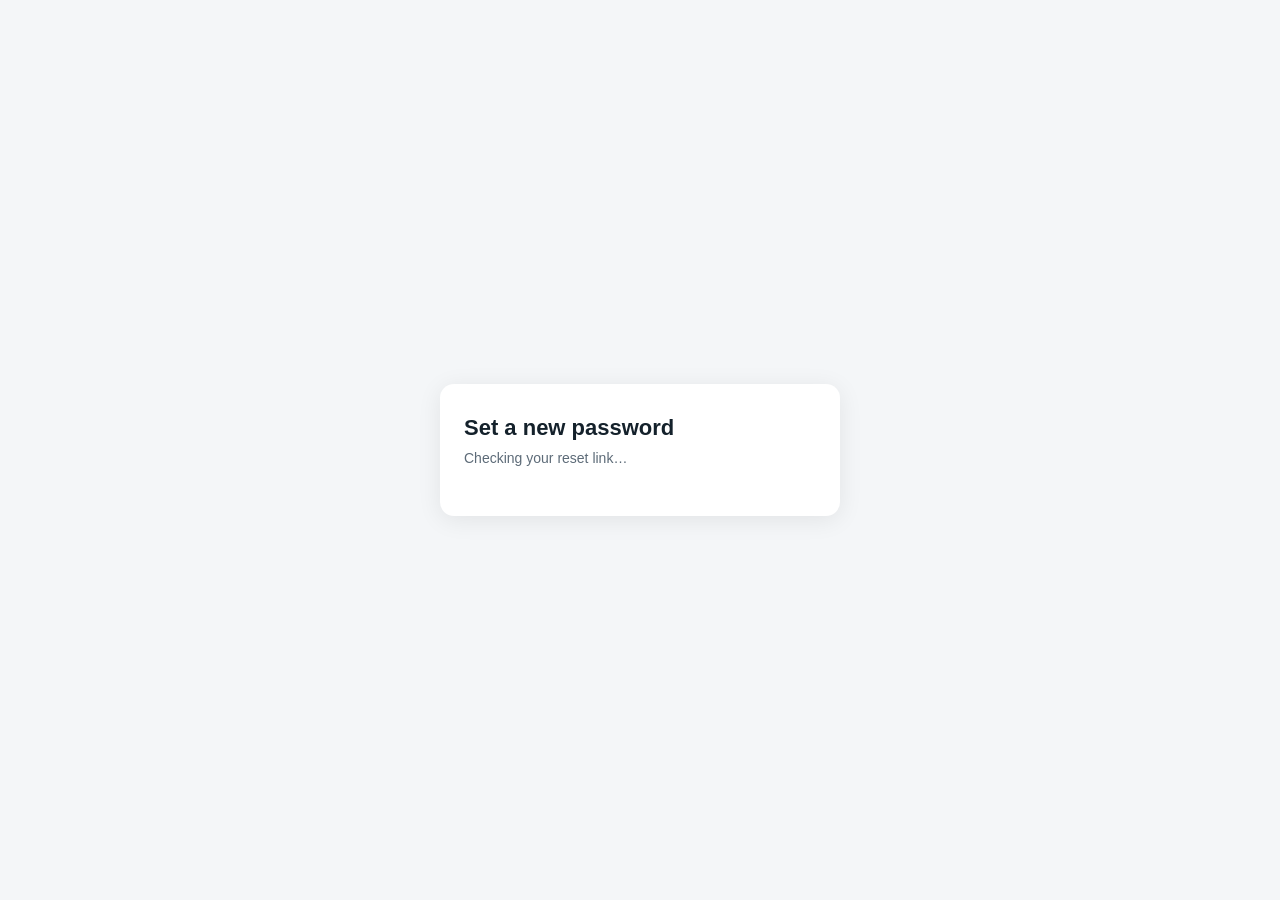
<file: setpw.html>
<!doctype html>
<html lang="en">
<head>
<meta charset="utf-8">
<meta name="viewport" content="width=device-width,initial-scale=1">
<meta name="robots" content="noindex">
<title>Set new password · Pilot</title>
<style>
  :root{--bg:#f4f6f8;--card:#fff;--ink:#14212b;--muted:#5d6b78;--green:#1f7a3a;--red:#b42318;--line:#d5dce3}
  *{box-sizing:border-box}
  body{margin:0;min-height:100vh;display:flex;align-items:center;justify-content:center;background:var(--bg);color:var(--ink);font:16px/1.45 -apple-system,BlinkMacSystemFont,"Segoe UI",Roboto,sans-serif;padding:16px}
  .card{background:var(--card);width:100%;max-width:400px;border-radius:14px;padding:28px 24px;box-shadow:0 4px 24px rgba(0,0,0,.08)}
  h1{font-size:22px;margin:0 0 4px}
  .sub{color:var(--muted);font-size:14px;margin:0 0 20px}
  label{display:block;font-size:14px;font-weight:600;margin:14px 0 6px}
  input{width:100%;padding:12px;border:1px solid var(--line);border-radius:10px;font-size:16px}
  input[readonly]{background:#eef1f4;color:var(--muted)}
  button{margin-top:20px;width:100%;padding:13px;border:0;border-radius:10px;background:var(--green);color:#fff;font-size:16px;font-weight:600;cursor:pointer}
  button:disabled{opacity:.5;cursor:default}
  .msg{margin-top:16px;font-size:14px}
  .err{color:var(--red)}.ok{color:var(--green);font-weight:600}
  .hint{color:var(--muted);font-size:13px;margin-top:6px}
</style>
</head>
<body>
<div class="card">
  <h1>Set a new password</h1>
  <p class="sub" id="who">Checking your reset link…</p>
  <form id="f" autocomplete="on" hidden>
    <label for="u">Email</label>
    <input id="u" name="username" type="email" autocomplete="username" readonly>
    <label for="p1">New password</label>
    <input id="p1" name="new-password" type="password" autocomplete="new-password" minlength="10" required>
    <label for="p2">Repeat new password</label>
    <input id="p2" name="confirm-password" type="password" autocomplete="new-password" minlength="10" required>
    <div class="hint">In Safari, click into the first box and choose “Use Strong Password”.</div>
    <button id="b" type="submit">Save new password</button>
  </form>
  <div class="msg" id="m"></div>
</div>
<script src="supabase.js?v=9e5a9107eb"></script>
<script>
(function(){
  var SB_URL='https://rfzcemsyrcntsunbdvdh.supabase.co';
  var SB_KEY='eyJhbGciOiJIUzI1NiIsInR5cCI6IkpXVCJ9.eyJpc3MiOiJzdXBhYmFzZSIsInJlZiI6InJmemNlbXN5cmNudHN1bmJkdmRoIiwicm9sZSI6ImFub24iLCJpYXQiOjE3ODA0NzY4OTQsImV4cCI6MjA5NjA1Mjg5NH0.8-1uYwEnwAV5_NjCsniLn3iAnsNf8dn8HNCevHKNDRE';
  // Separate, in-memory session: never touches the tablet's own sign-in on this device.
  var sb=supabase.createClient(SB_URL,SB_KEY,{auth:{persistSession:false,storageKey:'pilot-setpw',detectSessionInUrl:true,autoRefreshToken:false}});
  var f=document.getElementById('f'),m=document.getElementById('m'),who=document.getElementById('who');
  function say(t,c){m.className='msg '+(c||'');m.textContent=t;}
  var h=new URLSearchParams(location.hash.slice(1)),q=new URLSearchParams(location.search);
  var bad=h.get('error_description')||q.get('error_description');
  if(bad){who.textContent='This reset link cannot be used.';say(bad.replace(/\+/g,' ')+' — ask for a new reset email.','err');return;}
  var done=false;
  function ready(s){
    if(done||!s||!s.user)return;done=true;
    who.textContent='For the account below.';
    document.getElementById('u').value=s.user.email||'';
    f.hidden=false;document.getElementById('p1').focus();
    try{history.replaceState(null,'',location.pathname);}catch(e){}
  }
  sb.auth.onAuthStateChange(function(ev,s){ready(s);});
  var code=q.get('code');
  (code?sb.auth.exchangeCodeForSession(code).then(function(r){return r.data&&r.data.session;}):sb.auth.getSession().then(function(r){return r.data&&r.data.session;}))
    .then(ready).catch(function(){});
  setTimeout(function(){if(!done){who.textContent='No valid reset link found.';say('Open this page from the password-reset email. Links work once and expire after about an hour.','err');}},4000);
  f.addEventListener('submit',function(e){
    e.preventDefault();
    var a=document.getElementById('p1').value,b=document.getElementById('p2').value;
    if(a!==b){say('The two passwords are not the same.','err');return;}
    if(a.length<10){say('Use at least 10 characters.','err');return;}
    var btn=document.getElementById('b');btn.disabled=true;say('Saving…');
    sb.auth.updateUser({password:a}).then(function(r){
      if(r.error){btn.disabled=false;say(r.error.message,'err');return;}
      f.querySelectorAll('input').forEach(function(i){i.readOnly=true;});
      say('✓ Password saved. Sign in on the tablets with this email and the new password.','ok');
      sb.auth.signOut({scope:'local'}).catch(function(){});
    });
  });
})();
</script>
</body>
</html>
</file>
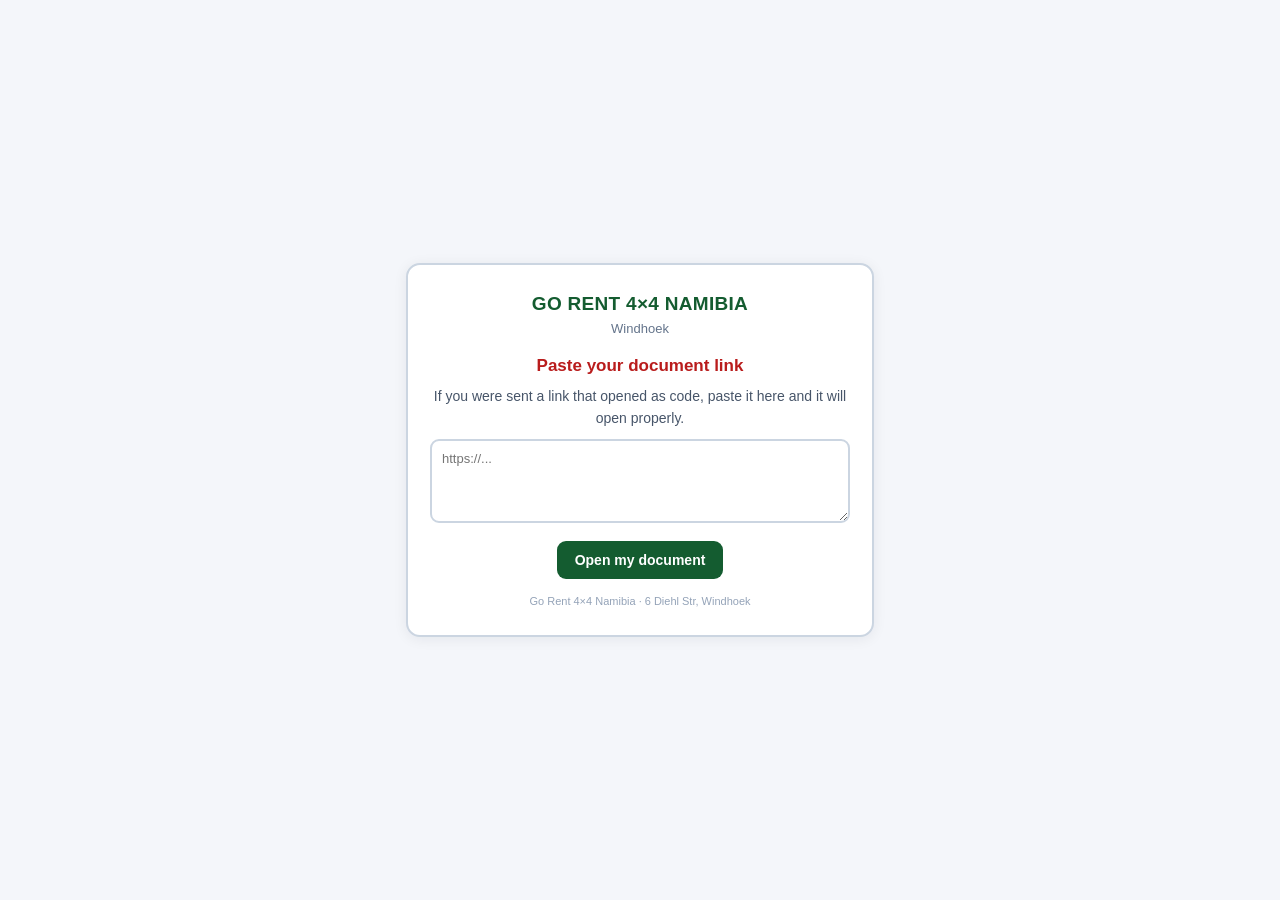
<file: view.html>
<!DOCTYPE html>
<html lang="en">
<head>
<meta charset="utf-8">
<meta name="viewport" content="width=device-width,initial-scale=1">
<meta name="robots" content="noindex,nofollow">
<title>Go Rent 4&times;4 Namibia — Your Document</title>
<style>
  html,body{margin:0;padding:0;background:#f4f6fa;color:#0f172a;
    font-family:-apple-system,BlinkMacSystemFont,'Segoe UI',Roboto,sans-serif;}
  .wrap{min-height:100vh;display:flex;align-items:center;justify-content:center;padding:24px;box-sizing:border-box;}
  .card{max-width:420px;width:100%;background:#fff;border:2px solid #cbd5e1;border-radius:14px;
    padding:28px 22px;text-align:center;box-shadow:0 2px 14px rgba(15,23,42,.07);}
  .logo{font-size:19px;font-weight:900;color:#145c30;letter-spacing:.3px;margin-bottom:6px;}
  .sub{font-size:13px;color:#64748b;margin-bottom:20px;}
  .spin{width:34px;height:34px;margin:6px auto 16px;border:3px solid #e6ebf2;border-top-color:#145c30;
    border-radius:50%;animation:sp 0.9s linear infinite;}
  @keyframes sp{to{transform:rotate(360deg);}}
  h1{font-size:17px;font-weight:800;margin:0 0 10px;}
  p{font-size:14px;line-height:1.55;color:#475569;margin:0 0 10px;}
  .err h1{color:#b91c1c;}
  .wa{display:inline-block;margin-top:14px;padding:11px 18px;border-radius:9px;background:#25d366;
    color:#04240f;font-weight:900;font-size:14px;text-decoration:none;}
  .retry{display:inline-block;margin-top:10px;padding:10px 18px;border-radius:9px;border:2px solid #cbd5e1;
    background:#fff;color:#0f172a;font-weight:800;font-size:14px;text-decoration:none;cursor:pointer;}
  .tiny{font-size:11px;color:#94a3b8;margin-top:16px;}
</style>
</head>
<body>
<div class="wrap"><div class="card" id="card">
  <div class="logo">GO RENT 4&times;4 NAMIBIA</div>
  <div class="sub">Windhoek</div>
  <div class="spin"></div>
  <h1>Opening your document…</h1>
  <p>This takes a few seconds on a slow connection.</p>
</div></div>

<script>
/* Supabase Storage returns HTML files as plain text for security, so a client
   tapping a storage link sees page source instead of their document. This page
   is served from GitHub Pages as real HTML: it fetches the stored document and
   renders it. The storage link travels in the # fragment, which browsers never
   send to the server, so the document link stays on the client's own phone. */
(function(){
  var WA = 'https://wa.me/264818618085';

  // Opening a second document link in the same tab only changes the #fragment, which does
  // not reload the page — so load the new one instead of leaving the old one on screen.
  window.addEventListener('hashchange', function(){ location.reload(); });

  function show(html){
    document.getElementById('card').className = 'card err';
    document.getElementById('card').innerHTML =
      '<div class="logo">GO RENT 4&times;4 NAMIBIA</div><div class="sub">Windhoek</div>' + html +
      '<div class="tiny">Go Rent 4&times;4 Namibia &middot; 6 Diehl Str, Windhoek</div>';
  }
  function fail(title, msg, retry){
    show('<h1>' + title + '</h1><p>' + msg + '</p>' +
      (retry ? '<a class="retry" href="javascript:location.reload()">Try again</a><br>' : '') +
      '<a class="wa" href="' + WA + '">Message Go Rent on WhatsApp</a>');
  }

  var raw = location.hash ? location.hash.slice(1) : '';
  if (!raw && location.search.indexOf('u=') > -1) {
    raw = location.search.replace(/^.*[?&]u=([^&]*).*$/, '$1');
  }
  if (!raw) {
    // Also lets staff rescue a document link that was sent before this page existed:
    // paste the old link in here and it opens properly.
    show('<h1>Paste your document link</h1>' +
      '<p>If you were sent a link that opened as code, paste it here and it will open properly.</p>' +
      '<textarea id="paste" rows="4" placeholder="https://..." style="width:100%;box-sizing:border-box;padding:10px;' +
        'border:2px solid #cbd5e1;border-radius:9px;font-size:13px;font-family:inherit;"></textarea>' +
      '<a class="wa" id="go" style="background:#145c30;color:#fff;cursor:pointer;">Open my document</a>');
    var go = document.getElementById('go');
    if (go) go.onclick = function(){
      var v = (document.getElementById('paste').value || '').trim();
      if (!v) return;
      location.hash = encodeURIComponent(v);
      location.reload();
    };
    return;
  }

  var url;
  try { url = decodeURIComponent(raw); } catch (e) { url = raw; }

  // Only ever load a Go Rent storage document — never an address someone else pasted in.
  if (!/^https:\/\/[a-z0-9-]+\.supabase\.co\/storage\/v1\//i.test(url)) {
    fail('Link not recognised',
      'This does not look like a Go Rent document link. Please open the link exactly as we sent it.', false);
    return;
  }

  var done = false;
  var timer = setTimeout(function(){
    if (done) return;
    done = true;
    fail('Taking too long', 'Your document did not load. Check your signal and try again.', true);
  }, 45000);

  var x = new XMLHttpRequest();
  x.open('GET', url, true);
  x.onreadystatechange = function(){
    if (x.readyState !== 4 || done) return;
    done = true; clearTimeout(timer);
    if (x.status === 200 && x.responseText) {
      try {
        document.open();
        document.write(x.responseText);
        document.close();
        // the document has replaced this page — give it a way to be saved
        try {
          var st = document.createElement('style');
          st.textContent = '@media print{#gr-bar{display:none!important;}}';
          document.head.appendChild(st);
          var bar = document.createElement('div');
          bar.id = 'gr-bar';
          bar.setAttribute('style', 'position:fixed;right:14px;bottom:14px;z-index:2147483647;');
          bar.innerHTML = '<button style="padding:13px 20px;font-size:16px;font-weight:900;border:0;' +
            'border-radius:11px;background:#145c30;color:#fff;cursor:pointer;' +
            'box-shadow:0 3px 12px rgba(0,0,0,.3);">&#128424; Save / Print</button>';
          bar.firstChild.onclick = function(){ window.print(); };
          document.body.appendChild(bar);
        } catch (e2) {}
      } catch (e) {
        fail('Could not display the document',
          'Your document downloaded but this browser could not show it. Try opening the link in Chrome or Safari.', true);
      }
    } else if (x.status === 400 || x.status === 403 || x.status === 404) {
      fail('This link has expired',
        'Document links stay active for a limited time. Message us and we will send you a fresh one straight away.', false);
    } else {
      fail('Could not open your document',
        'Something went wrong on the way (error ' + (x.status || 'no connection') + '). Check your signal and try again.', true);
    }
  };
  x.onerror = function(){
    if (done) return;
    done = true; clearTimeout(timer);
    fail('No connection',
      'Your phone could not reach our document store. Check your signal or Wi-Fi and try again.', true);
  };
  try { x.send(); } catch (e) {
    done = true; clearTimeout(timer);
    fail('Could not open your document', 'This browser blocked the request. Try opening the link in Chrome or Safari.', true);
  }
})();
</script>
</body>
</html>
</file>
<file: app.css>
*{box-sizing:border-box;margin:0;padding:0;-webkit-tap-highlight-color:transparent;}button,a{touch-action:manipulation;-webkit-tap-highlight-color:transparent;user-select:none;cursor:pointer;}html{touch-action:manipulation;}
:root{
  /* Light theme — white background */
  --bg:#f4f6fa;--g0:#ffffff;--g1:#ffffff;--g2:#e6ebf2;--g3:#cbd5e1;--g4:#94a3b8;--g5:#64748b;--g6:#475569;--tx:#0f172a;
  --gr:#e7f6ec;--gb:#145c30;--se:#12803c;--sg:#e7f6ec;
  --bl:#1d6fd6;--bs:#e6f0fd;--be:#1d4ed8;
  --re:#d13636;--rg:#fdeaea;--rl:#b91c1c;
  --am:#b36a00;--ag:#fff6e5;--al:#8a4d00;
  --pu:#6d4bd8;--ps:#efe9fd;
  --r:12px;--rs:8px;
  --font:-apple-system,BlinkMacSystemFont,'SF Pro Display','Segoe UI',sans-serif;
}
/* stays at the top of the check-out / check-in screen while scrolling */
.chg-veh-bar{position:sticky;top:-14px;z-index:20;display:flex;justify-content:flex-start;padding:14px 0 8px;margin-top:-14px;margin-bottom:4px;background:var(--bg);}
html,body{height:100%;overflow:hidden;max-width:100%;background:var(--bg);color:var(--tx);font-family:var(--font);font-size:15px;-webkit-user-select:none;user-select:none;}
@keyframes pulse{0%,100%{opacity:1;box-shadow:0 0 0 0 rgba(240,80,80,.4);}50%{opacity:.9;box-shadow:0 0 0 6px rgba(240,80,80,0);}}

/* NAV */
.nav{background:#C7E9C0;border-bottom:2px solid #12803c;display:flex;align-items:center;padding:0 max(10px,env(safe-area-inset-right)) 0 max(10px,env(safe-area-inset-left));height:56px;flex-shrink:0;gap:3px;overflow-x:auto;}
.logo{font-size:16px;font-weight:800;color:#000000;margin-right:10px;letter-spacing:-.5px;white-space:nowrap;}
.logo span{color:#12803c;}
.nb{padding:8px 10px;border-radius:8px;font-size:11px;font-weight:800;color:#1a1a1a;cursor:pointer;border:none;background:transparent;text-transform:uppercase;letter-spacing:.5px;white-space:nowrap;}
.nb.on{background:#12803c;color:#ffffff;border:1px solid #0a5c2a;}
/* Office menu: On Rental, Calendar, Documentation, Reports in one place (managers only) */
#office-menu{display:none;position:fixed;z-index:9000;background:#ffffff;border:2px solid #0a5c2a;border-radius:12px;box-shadow:0 10px 30px rgba(0,0,0,.25);padding:6px;flex-direction:column;gap:4px;min-width:240px;}
#office-menu.open{display:flex;}
#office-menu .nb{font-size:14px;padding:14px 16px;text-align:left;border-radius:8px;}
#office-menu .nb:hover{background:#e8f5e4;}

/* PAGES */
.page{display:none;flex-direction:column;height:calc(100vh - var(--navh,56px));height:calc(100dvh - var(--navh,56px));overflow:hidden;}
/* Narrower screens (iPad held upright): menu wraps onto two rows instead of running off the screen */
@media (max-width:1120px){
  .nav{flex-wrap:wrap;height:auto;min-height:56px;padding-top:6px;padding-bottom:6px;row-gap:5px;overflow:visible;}
  .nb{padding:8px 9px;}
}
.page.on{display:flex;}
.scroll{flex:1;overflow-y:auto;-webkit-overflow-scrolling:touch;padding:14px;padding-bottom:calc(24px + env(safe-area-inset-bottom));}

/* OVERVIEW */
.ov-grid{display:grid;grid-template-columns:repeat(4,1fr);gap:6px;margin-bottom:14px;}
.ov-stat{background:var(--g1);border:1px solid var(--g2);border-radius:var(--r);padding:14px 10px;text-align:center;}
.ov-n{font-size:26px;font-weight:800;line-height:1;}
.ov-l{font-size:10px;color:var(--g5);margin-top:4px;text-transform:uppercase;letter-spacing:.4px;}
.vc{background:var(--g1);border:2px solid var(--g2);border-radius:var(--r);padding:12px;margin-bottom:7px;cursor:pointer;transition:all .15s;}
.vc:active{opacity:.8;transform:scale(.98);}
.vc.blk{border-color:var(--re);}
.vc.ret:hover{border-color:var(--bl);}
.vc:not(.blk):hover{border-color:var(--gb);}
.vc-fn{font-size:16px;font-weight:800;color:var(--tx);}
.vc-reg{font-size:11px;color:var(--g5);margin-left:6px;font-weight:400;}
.vc-cl{font-size:13px;color:var(--tx);margin-top:3px;}
.vc-meta{font-size:10px;color:var(--g5);margin-top:2px;}

/* FLOW */
.fhdr{background:#C7E9C0;border-radius:var(--r);padding:8px 12px;margin-bottom:8px;border-left:4px solid #12803c;color:#000000;}
.fhdr-fn{font-size:18px;font-weight:800;color:#000000;}
/* check-out header: every info chip the same size, in a tidy grid */
.fh-top{display:flex;align-items:center;gap:6px 12px;flex-wrap:wrap;margin-bottom:6px;}
.fh-grid{display:grid;grid-template-columns:repeat(auto-fill,minmax(160px,1fr));gap:4px;}
.fh-grid>*{box-sizing:border-box!important;height:36px!important;min-width:0!important;max-width:none!important;margin:0!important;padding:0 6px!important;display:flex!important;align-items:center;justify-content:flex-start;gap:4px;font-size:14px!important;font-weight:800!important;line-height:1!important;border-radius:7px!important;white-space:nowrap!important;overflow:hidden!important;text-overflow:ellipsis;background:#ffffff;color:#000000;border:1px solid rgba(11,58,34,.32);box-shadow:none!important;cursor:default;}
.fh-grid>button,.fh-grid>a,.fh-grid>[onclick]{cursor:pointer;}
.fh-grid .fh-t{overflow:hidden;text-overflow:ellipsis;white-space:nowrap;}
.fh-grid:not(.fh-open)>.fh-extra{display:none!important;}
.fh-grid>.fh-more{justify-content:center!important;color:#0a5c2a!important;background:#e8f5e4!important;border:1px dashed #12803c!important;cursor:pointer!important;}
.fh-row{display:flex;flex-wrap:wrap;align-items:center;gap:6px 10px;margin-top:6px;padding-top:6px;border-top:1px solid rgba(11,58,34,.15);}
.fh-fuel{display:flex;align-items:center;gap:4px;margin-left:auto;}
.fh-fuel button{min-width:46px;padding:6px 8px;border-radius:7px;font-size:13px;font-weight:900;cursor:pointer;touch-action:manipulation;}
.fhdr-fn span{font-size:13px;font-weight:400;color:#333333;margin-left:8px;}
.fhdr-cl{font-size:14px;color:#000000;margin-top:2px;}
.name-edit{margin-left:8px;border-radius:6px;padding:3px 8px;font-size:14px;line-height:1;cursor:pointer;border:1px solid var(--g3);background:var(--g0);}
.fhdr .name-edit{border:1px solid rgba(11,58,34,.35);background:rgba(255,255,255,.85);color:#000000;}
.fhdr a,.fhdr .wa-chip{color:#000000!important;}

/* STEP TABS — 5 */
.stg-bar{display:grid;gap:3px;margin-bottom:14px;}
.stg-bar.s5{grid-template-columns:repeat(5,1fr);}
.stg-bar.s6{grid-template-columns:repeat(6,1fr);}
.stg-bar.s8{grid-template-columns:repeat(8,1fr);}
.stg-bar.s7{grid-template-columns:repeat(7,1fr);}
.stg-bar.s2{grid-template-columns:1fr 1fr;}
.stg-bar.s3{grid-template-columns:1fr 1fr 1fr;}
.stg{padding:5px 2px;text-align:center;font-size:9px;font-weight:800;color:var(--g6);cursor:pointer;background:var(--g1);border:2px solid var(--g2);border-radius:var(--rs);transition:all .15s;}
.stg.done{border-color:var(--gb);background:var(--sg);color:var(--se);padding:5px 2px;}  /* the page-wide .done rule (30px padding) made finished tabs, and the whole row, twice as tall */
.stg.restricted{border-color:var(--g2);background:var(--g0);color:var(--g4);opacity:.4;cursor:not-allowed;}
.stg.active{border-color:var(--pu);background:var(--ps);color:#4c1d95;}
.stg.locked{opacity:.3;cursor:not-allowed;}

/* STEP INTRO */
.step-intro{display:flex;align-items:center;gap:14px;background:var(--g2);border-radius:var(--r);padding:13px 16px;margin-bottom:12px;border-left:4px solid var(--se);}
.step-ico{font-size:38px;flex-shrink:0;}
.step-title{font-size:15px;font-weight:800;color:var(--tx);}
.step-sub{font-size:11px;color:var(--g5);margin-top:3px;line-height:1.5;}

/* CHECK ITEMS */
.chk-list{display:flex;flex-direction:column;gap:6px;margin-bottom:12px;}
.ci{display:grid;grid-template-columns:46px minmax(0,1fr) minmax(40px,auto);align-items:center;gap:10px;padding:13px 14px;border-radius:var(--r);border:2px solid var(--g2);background:var(--g1);cursor:pointer;transition:all .12s;-webkit-tap-highlight-color:transparent;}
.ci:active{transform:scale(.98);}
.ci.ok{border-color:var(--se);background:var(--sg);}
.ci.prob{border-color:var(--re);background:var(--rg);}
.ci-icon{display:flex;align-items:center;justify-content:center;}
.itm-ico{color:#60a5fa;display:block;}
.chip-ico .itm-ico{width:20px;height:20px;display:inline-block;vertical-align:-5px;margin-right:4px;color:currentColor;}
.mech-ico .itm-ico{width:30px;height:30px;}
.ci-lbl{font-size:14px;font-weight:700;color:var(--g6);}
.ci.ok .ci-lbl{color:var(--se);}
.ci.prob .ci-lbl{color:var(--rl);}
.ci-det{font-size:10px;color:var(--g4);margin-top:2px;line-height:1.4;}
.ci.ok .ci-det{color:var(--gb);}

/* PROGRESS */
.prog-wrap{margin-bottom:12px;}
.prog-bar{height:10px;background:var(--g2);border-radius:5px;overflow:hidden;margin-bottom:6px;}
.prog-fill{height:100%;border-radius:5px;transition:width .3s;background:var(--se);}
.prog-lbl{font-size:12px;color:var(--g5);display:flex;align-items:center;gap:8px;}
.prog-n{font-size:16px;font-weight:800;color:var(--se);}

/* WHO */
input[type=number]::-webkit-inner-spin-button,input[type=number]::-webkit-outer-spin-button{-webkit-appearance:none;appearance:none;margin:0;}input[type=number]{-moz-appearance:textfield;appearance:textfield;}
@keyframes discFlash{0%,100%{background:rgba(240,80,80,.12);box-shadow:0 0 0 0 rgba(240,80,80,.7);}50%{background:rgba(240,80,80,.75);box-shadow:0 0 0 5px rgba(240,80,80,0);}}
.disc-flash{animation:discFlash 1.1s ease-in-out infinite;color:#fff!important;border:1px solid #f05050!important;}
@keyframes discFlashLt{0%,100%{background:#fde2e2;color:#b91c1c;}50%{background:#e53e3e;color:#fff;}}
.insp-flash{animation:inspFlash 1.1s ease-in-out infinite;}
.need-flash{animation:needFlash 1.1s ease-in-out infinite;}
@keyframes needFlash{0%,100%{border-color:var(--re);box-shadow:0 0 0 0 rgba(240,80,80,.5);}50%{border-color:#fff;box-shadow:0 0 0 5px rgba(240,80,80,.28);}}
@keyframes inspFlash{0%,100%{background:#fdeaea;}50%{background:#f8b4b4;}}
.disc-flash-lt{animation:discFlashLt 1.1s ease-in-out infinite;border:1px solid #e53e3e!important;}
.disc-ico{display:inline-block;width:1.35em;height:1.35em;vertical-align:-0.35em;background:currentColor;-webkit-mask:url([data-uri]) center/contain no-repeat;mask:url([data-uri]) center/contain no-repeat;}
.tent-ico{display:block;width:36px;height:36px;background:#60a5fa;-webkit-mask:url([data-uri]) center/contain no-repeat;mask:url([data-uri]) center/contain no-repeat;}
.who-box{background:var(--g0);border:2px solid var(--am);border-radius:var(--r);padding:14px;margin-bottom:12px;}
.who-lbl{font-size:12px;font-weight:700;color:var(--al);margin-bottom:8px;}
select{width:100%;padding:12px 14px;background:var(--g1);border:2px solid var(--g3);border-radius:var(--rs);color:var(--tx);font-size:15px;font-family:var(--font);color-scheme:light;}
select:focus{outline:none;border-color:var(--se);}
/* Force the native dropdown list to stay readable on every tablet/browser */
select option{background:#ffffff;color:#0f172a;font-size:15px;font-weight:700;}
select option:checked{background:#e7f6ec;color:#12803c;}

/* FUEL */
.fuel-row{background:var(--g0);border:2px solid var(--am);border-radius:var(--r);padding:14px;margin-bottom:12px;}
.fuel-lbl{font-size:12px;font-weight:700;color:var(--al);margin-bottom:8px;}
.fuel-btns{display:grid;grid-template-columns:repeat(5,1fr);gap:5px;}
.fbtn{padding:10px 4px;border-radius:var(--rs);border:2px solid var(--g3);background:var(--g1);color:var(--g5);font-size:12px;font-weight:700;cursor:pointer;text-align:center;}
.fbtn.on{border-color:var(--se);background:var(--sg);color:var(--se);}

/* FORMS */
.fi{display:flex;flex-direction:column;gap:4px;margin-bottom:10px;}
.fi label{font-size:10px;font-weight:700;color:var(--g5);text-transform:uppercase;letter-spacing:.4px;}
input,textarea{width:100%;padding:12px 14px;background:var(--g0);border:2px solid var(--g3);border-radius:var(--rs);color:var(--tx);font-size:14px;font-family:var(--font);}
input:focus,textarea:focus{outline:none;border-color:var(--se);}
input::placeholder,textarea::placeholder{color:var(--g4);}
textarea{resize:vertical;min-height:60px;}
.fg{display:grid;grid-template-columns:1fr 1fr;gap:10px;}

/* LIABILITY / SIGN */
.liab{background:#180505;border:2px solid var(--re);border-radius:var(--r);padding:14px;margin-bottom:12px;font-size:12px;color:var(--rl);line-height:1.6;}
.liab strong{color:var(--rl);font-size:14px;}
.sig-area{background:var(--g0);border:2px solid var(--g3);border-radius:var(--r);overflow:hidden;margin:8px auto;max-width:600px;}
.sig-hdr{display:flex;align-items:center;justify-content:space-between;padding:8px 12px;background:var(--g1);border-bottom:1px solid var(--g2);}
.sig-lbl{font-size:10px;font-weight:700;color:var(--g5);text-transform:uppercase;}
.sig-clr{font-size:13px;font-weight:700;color:var(--g4);cursor:pointer;padding:6px 10px;border-radius:6px;border:1px solid var(--g2);margin-left:6px;}
.sig-clr:hover{color:var(--re);}
.sig-cv{display:block;width:100%;height:90px;cursor:crosshair;touch-action:none;}
#ci-ret-sig{height:150px!important;}
#ci-m-sig{height:150px!important;}
#ci-c-sig{height:170px!important;}
#co-c-sig{height:170px!important;}
#co-m-sig{height:130px!important;}
.signed{display:flex;align-items:center;gap:10px;background:var(--sg);border:2px solid var(--gb);border-radius:var(--r);padding:12px 14px;margin:8px 0;font-size:18px;}
.signed-name{font-size:14px;font-weight:700;color:var(--se);}
.signed-time{font-size:10px;color:var(--gb);margin-left:auto;}

/* ALERTS */
.al{padding:12px 14px;border-radius:var(--rs);font-size:12px;margin-bottom:10px;border-left:4px solid;line-height:1.5;}
.al.ok{background:var(--sg);border-color:var(--se);color:var(--se);}
.al.warn{background:var(--rg);border-color:var(--re);color:var(--rl);}
.al.info{background:var(--ag);border-color:var(--am);color:var(--al);}
.al.blue{background:var(--bs);border-color:var(--bl);color:var(--be);}

/* BUTTONS */
.btn{padding:14px 18px;border-radius:var(--r);font-size:14px;font-weight:800;cursor:pointer;border:none;font-family:var(--font);transition:all .12s;width:100%;margin-top:8px;}
.btn.g{background:var(--se);color:#052010;}
.btn.g:hover{background:#5afa9a;}
.btn.s{background:transparent;border:2px solid var(--g3);color:var(--g6);}
.btn.r{background:#c0392b;color:#fff;}
.btn-row{display:flex;gap:8px;margin-top:12px;padding-top:12px;border-top:1px solid var(--g2);}
.btn-row .btn{margin-top:0;}

/* INFO */
.info-item{background:var(--g1);border:1px solid var(--g2);border-radius:var(--rs);padding:10px 12px;}
.info-lbl{font-size:9px;font-weight:700;color:var(--g5);text-transform:uppercase;letter-spacing:.4px;}
.info-val{font-size:14px;font-weight:700;color:var(--tx);margin-top:3px;}

/* RETURN EQUIPMENT */
.ret-grp{border:2px solid var(--g2);border-radius:var(--r);padding:13px;margin-bottom:8px;background:var(--g1);}
.ret-grp.ok{border-color:var(--se);background:var(--sg);}
.ret-grp.dmg{border-color:var(--am);background:var(--ag);}
.ret-grp.miss{border-color:var(--re);background:var(--rg);}
@keyframes wtriFlash{0%,100%{opacity:1}50%{opacity:.15}}
.wtri{display:inline-block;width:1.15em;height:1.15em;vertical-align:-0.2em;animation:wtriFlash 1s ease-in-out infinite;}
@media (prefers-reduced-motion:reduce){.wtri{animation:none;}}
/* Only ONE thing flashes: the first open item on screen (.flash-now). Everything else stays red, still. */
.disc-flash:not(.flash-now){animation:none!important;background:#e25555!important;}
.disc-flash-lt:not(.flash-now){animation:none!important;}
.insp-flash:not(.flash-now){animation:none!important;background-color:#fdeaea;}
.need-flash:not(.flash-now){animation:none!important;border-color:var(--re)!important;}
.wtri:not(.flash-now){animation:none!important;}
.ret-grp-name{font-size:16px;font-weight:900;margin-bottom:3px;color:#1f2d24;}
.ret-grp.first{border:3px solid #d97706;background:#fff7e6;}
.ret-grp.first .ret-grp-name{color:#b45309;}
.ret-grp.ok .ret-grp-name{color:var(--se);}
.ret-grp.dmg .ret-grp-name{color:var(--al);}
.ret-grp.miss .ret-grp-name{color:var(--rl);}
.ret-grp-items{font-size:10px;color:var(--g5);margin-bottom:10px;line-height:1.5;}
.ret-grp.ok .ret-grp-items{color:var(--gb);}
.ret-btns{display:grid;grid-template-columns:1fr 1fr 1fr;gap:5px;}
.rbtn{padding:10px 4px;border-radius:var(--rs);border:2px solid var(--g3);background:var(--g0);color:var(--g5);font-size:11px;font-weight:800;cursor:pointer;text-align:center;}
.rbtn:active{transform:scale(.95);}
.rbtn.ok-on{border-color:var(--se);background:var(--sg);color:var(--se);}
.rbtn.dmg-on{border-color:var(--am);background:var(--ag);color:var(--al);}
.rbtn.miss-on{border-color:var(--re);background:var(--rg);color:var(--rl);}

/* PHOTOS */
.photo-sec{background:var(--g0);border:2px solid var(--g3);border-radius:var(--r);padding:13px;margin-bottom:12px;}
.photo-title{font-size:13px;font-weight:700;color:var(--tx);margin-bottom:3px;}
.photo-sub{font-size:10px;color:var(--g5);margin-bottom:10px;line-height:1.4;}
.photo-grid{display:grid;grid-template-columns:repeat(auto-fill,minmax(110px,1fr));gap:6px;}  /* was 3 huge squares a row */
.p-thumb{position:relative;aspect-ratio:1;border-radius:8px;overflow:hidden;background:var(--g2);}
.p-thumb img{width:100%;height:100%;object-fit:cover;display:block;}
.p-del{position:absolute;top:4px;right:4px;background:rgba(240,80,80,.9);border:none;border-radius:50%;width:24px;height:24px;color:#fff;font-size:14px;cursor:pointer;display:flex;align-items:center;justify-content:center;}
.p-add{aspect-ratio:1;border-radius:8px;border:2px dashed var(--g4);background:var(--g1);display:flex;flex-direction:column;align-items:center;justify-content:center;cursor:pointer;gap:5px;}
.p-add:hover{border-color:var(--se);background:var(--sg);}
.p-add-ico{font-size:24px;}
.p-add-lbl{font-size:9px;font-weight:700;color:var(--g5);text-transform:uppercase;}
.p-add:hover .p-add-lbl{color:var(--se);}
input[type=file]{display:none;}

/* DOC CAPTURE */
.doc-grid{display:grid;grid-template-columns:1fr 1fr;gap:10px;margin-bottom:14px;}
.doc-slot{border:2px dashed var(--g3);border-radius:var(--r);aspect-ratio:1.6;display:flex;flex-direction:column;align-items:center;justify-content:center;cursor:pointer;background:var(--g0);position:relative;overflow:hidden;gap:6px;transition:all .15s;}
.doc-slot:hover{border-color:var(--se);}
.doc-slot.captured{border-color:var(--se);border-style:solid;}
.doc-slot img{position:absolute;inset:0;width:100%;height:100%;object-fit:cover;}
.doc-slot-overlay{position:absolute;inset:0;background:rgba(0,0,0,.55);display:flex;flex-direction:column;align-items:center;justify-content:center;gap:4px;}
.doc-slot-ico{font-size:26px;}
.doc-slot-lbl{font-size:10px;font-weight:700;color:rgba(255,255,255,.8);text-transform:uppercase;letter-spacing:.4px;text-align:center;padding:0 8px;}
.doc-slot-sub{font-size:9px;color:rgba(255,255,255,.5);text-align:center;padding:0 8px;}
.doc-slot.captured .doc-slot-lbl{color:var(--se);}

/* SUMMARY */
.sum-box{background:var(--g0);border:2px solid var(--g3);border-radius:var(--r);padding:13px;margin-bottom:12px;}
.sum-title{font-size:13px;font-weight:700;color:var(--tx);margin-bottom:8px;}
.sum-row{display:grid;grid-template-columns:120px 1fr;gap:8px;padding:6px 0;border-bottom:1px solid var(--g2);font-size:12px;}
.sum-row:last-child{border-bottom:none;}
.sum-lbl{font-size:10px;font-weight:700;color:var(--g5);text-transform:uppercase;letter-spacing:.3px;padding-top:1px;}
.sum-val{color:var(--g6);}
.sum-val.ok{color:var(--se);}
.sum-val.warn{color:var(--rl);font-weight:700;}

/* ACCOUNTABILITY */
.done{text-align:center;padding:30px 20px;}
.done-ico{font-size:56px;margin-bottom:12px;}
.done-title{font-size:20px;font-weight:800;color:var(--se);margin-bottom:5px;}
.done-sub{font-size:13px;color:var(--g5);line-height:1.5;}
.acc{border:2px solid var(--g2);border-radius:var(--r);overflow:hidden;margin-bottom:14px;}
.acc-hdr{background:var(--g2);padding:10px 14px;font-size:10px;font-weight:700;color:var(--g5);text-transform:uppercase;letter-spacing:.5px;}
.acc-row{padding:11px 14px;border-bottom:1px solid var(--g2);display:grid;grid-template-columns:auto 1fr auto;gap:12px;align-items:start;}
.acc-row:last-child{border-bottom:none;}
.acc-row.good{background:rgba(61,220,132,.04);}
.acc-row.bad{background:rgba(240,80,80,.07);}
.acc-ico{font-size:20px;}
.acc-name{font-size:13px;font-weight:700;}
.acc-row.good .acc-name{color:var(--se);}
.acc-row.bad .acc-name{color:var(--rl);}
.acc-detail{font-size:10px;color:var(--g5);margin-top:2px;line-height:1.5;}
.acc-badge{font-size:10px;font-weight:700;padding:3px 10px;border-radius:20px;white-space:nowrap;}
.acc-badge.ok{background:var(--sg);color:var(--se);}
.acc-badge.warn{background:var(--rg);color:var(--rl);}

/* INSPECTOR */
.ins-wrap{background:var(--g0);border-radius:var(--r);overflow:hidden;border:1px solid var(--g2);margin-bottom:12px;}
.ins-tb{background:#15532f;padding:8px 10px;display:flex;align-items:center;gap:6px;border-bottom:2px solid var(--gb);overflow-x:auto;}
.ins-tl{color:rgba(255,255,255,.4);font-size:9px;font-weight:700;text-transform:uppercase;white-space:nowrap;margin-right:4px;}
.ins-t{display:flex;flex-direction:column;align-items:center;gap:2px;padding:5px 10px;border-radius:8px;border:2px solid transparent;cursor:pointer;background:rgba(255,255,255,.06);flex-shrink:0;min-width:60px;}
.ins-t:hover{background:rgba(255,255,255,.12);}
.ins-t.on{border-color:#fff;background:rgba(255,255,255,.18);}
.ins-sw{width:20px;height:20px;border-radius:4px;border:2px solid rgba(255,255,255,.25);}
.ins-t.on .ins-sw{border-color:#fff;}
.ins-tn{font-size:8px;font-weight:700;color:#fff;white-space:nowrap;margin-top:1px;}
.ins-sp{width:1px;height:28px;background:rgba(255,255,255,.2);flex-shrink:0;margin:0 4px;}
.ins-ab{padding:5px 9px;border-radius:5px;border:1px solid rgba(255,255,255,.2);background:transparent;color:rgba(255,255,255,.6);font-size:9px;font-weight:700;cursor:pointer;flex-shrink:0;}
.ins-szr{background:var(--g1);padding:6px 10px;display:flex;align-items:center;gap:6px;border-bottom:1px solid var(--g2);}
.ins-szl{font-size:9px;color:var(--g5);font-weight:700;text-transform:uppercase;white-space:nowrap;}
.ins-szb{padding:4px 12px;border-radius:14px;border:1px solid var(--g3);background:var(--g0);color:var(--g5);font-size:9px;font-weight:700;cursor:pointer;}
.ins-szb.on{border-color:var(--se);background:var(--se);color:#052010;}
.ins-leg{display:flex;gap:8px;align-items:center;margin-left:6px;}
.ins-li{display:flex;align-items:center;gap:3px;font-size:9px;color:var(--g5);}
.ins-ld{width:8px;height:8px;border-radius:50%;}
.ins-sc{background:#0a1020;}
/* bigger damage toolbar for fingers */
.ins-tb{padding:10px 12px;gap:8px;flex-wrap:wrap;}.ins-tl{font-size:12px;}
.ins-t{min-width:92px;padding:9px 14px;border-radius:10px;touch-action:manipulation;}
.ins-t .ins-sw{width:30px;height:30px;}.ins-t .ins-tn{font-size:13px;}
.ins-ab{font-size:13px;padding:9px 14px;touch-action:manipulation;}
.ins-szr{padding:8px 12px;gap:8px;flex-wrap:wrap;}.ins-szl{font-size:12px;}
.ins-szb{font-size:13px;padding:8px 18px;touch-action:manipulation;}
.ins-li{font-size:12px;}.ins-ld{width:11px;height:11px;}
.ins-vl{font-size:11px;padding:6px 10px;}.ins-vc{font-size:11px;padding:4px 8px;}
.ins-vp{position:relative;width:100%;}
.ins-vl{background:#071020;padding:4px 10px;font-size:8px;font-weight:700;color:var(--se);text-transform:uppercase;letter-spacing:.5px;display:flex;justify-content:space-between;align-items:center;border-bottom:1px solid var(--g2);}
.ins-vc{font-size:8px;color:var(--g4);cursor:pointer;padding:2px 6px;border-radius:3px;}
.ins-vc:hover{color:var(--re);}
.ins-vw{position:relative;width:100%;line-height:0;}
.ins-vw img{width:100%;display:block;pointer-events:none;}
.ins-row3{display:grid;grid-template-columns:1fr 1fr 1fr;gap:2px;background:var(--bg);}
.ins-grid{position:absolute;top:0;left:0;width:100%;height:100%;display:grid;gap:0;}
.ins-cell{border:.5px solid rgba(80,120,180,.15);cursor:pointer;position:relative;}
.ins-cell:hover{border-color:rgba(255,255,255,.5);}
.ins-cell.sc{background:rgba(74,158,255,.55);border-color:#4a9eff;}
.ins-cell.de{background:rgba(240,80,80,.55);border-color:#f05050;}
.ins-cell.pr{background:rgba(245,166,35,.55);border-color:#f5a623;}
.ins-cell.sc::after,.ins-cell.de::after,.ins-cell.pr::after{content:'';position:absolute;inset:2px;border-radius:2px;}
.ins-cell.sc::after{border:1.5px solid rgba(74,158,255,.9);}
.ins-cell.de::after{border:1.5px solid rgba(240,80,80,.9);}
.ins-cell.pr::after{border:1.5px solid rgba(245,166,35,.9);}
.ins-bar{background:#071020;padding:6px 10px;border-top:1px solid var(--g2);}
.ins-bh{font-size:9px;font-weight:700;color:var(--g4);text-transform:uppercase;margin-bottom:3px;display:flex;justify-content:space-between;}
.ins-tags{display:flex;flex-wrap:wrap;gap:3px;min-height:16px;}
.ins-tag{padding:2px 8px;border-radius:9px;font-size:8px;font-weight:700;}
.ins-tag.sc{background:var(--bs);color:var(--be);border:1px solid var(--bl);}
.ins-tag.de{background:var(--rg);color:var(--rl);border:1px solid var(--re);}
.ins-tag.pr{background:#301500;color:#ffd080;border:1px solid #f5a623;}
.ins-emsg{font-size:9px;color:var(--g4);font-style:italic;}

/* REPORTS */
/* LOGIN PAGE */
#page-login{display:none;flex-direction:column;align-items:center;justify-content:center;min-height:100vh;min-height:100dvh;background:var(--bg);padding:20px;}
#page-login.on{display:flex;}
.pdot{display:inline-block;width:16px;height:16px;border-radius:50%;border:2px solid var(--g4);margin:0 6px;transition:background .15s,border-color .15s;}
.pdot.filled{background:var(--se);border-color:var(--se);}
.pin-btn{width:72px;height:72px;border-radius:50%;border:2px solid var(--g3);background:var(--g1);color:var(--tx);font-size:22px;font-weight:700;cursor:pointer;transition:background .1s,border-color .1s;touch-action:manipulation;-webkit-tap-highlight-color:transparent;}
.pin-btn:active{background:var(--g3);}
.name-btn{padding:16px 10px;border-radius:12px;border:2px solid var(--g3);background:var(--g1);color:var(--tx);font-size:17px;font-weight:800;cursor:pointer;transition:background .15s,border-color .15s;letter-spacing:.3px;touch-action:manipulation;-webkit-tap-highlight-color:transparent;}
.resume-panel{position:fixed;bottom:0;left:0;right:0;background:var(--g1);border-top:3px solid var(--se);border-radius:18px 18px 0 0;padding:16px;z-index:100;box-shadow:0 -8px 40px rgba(0,0,0,.4);transform:translateY(100%);transition:transform .3s ease;max-height:70vh;overflow-y:auto;}
.resume-panel.open{transform:translateY(0);}
.resume-card{display:flex;align-items:center;gap:12px;background:var(--g0);border:2px solid var(--g3);border-radius:12px;padding:12px 14px;margin-bottom:10px;cursor:pointer;touch-action:manipulation;-webkit-tap-highlight-color:transparent;}
.resume-card:active{background:var(--g2);}
.resume-card.co-card{border-color:#4a6fa5;}
.resume-card.ci-card{border-color:#2a9d5c;}
.name-btn:active,.name-btn:hover{background:var(--g2);border-color:var(--se);}
.mgr-btn{background:var(--ag);border-color:var(--am);color:var(--al);}
.mgr-btn:active,.mgr-btn:hover{background:var(--am);color:#000;}
#nav-user{font-size:11px;font-weight:700;color:var(--se);padding:0 6px;white-space:nowrap;}
#nav-logout{font-size:11px;font-weight:700;padding:5px 10px;border-radius:6px;border:1px solid var(--g3);background:transparent;color:var(--g5);cursor:pointer;}
.rpt-card{background:var(--g1);border:2px solid var(--g2);border-radius:var(--r);padding:13px;margin-bottom:8px;cursor:pointer;}
.rpt-card:hover{border-color:var(--g3);}
.rpt-fn{font-size:16px;font-weight:800;color:var(--tx);}
.rpt-cl{font-size:12px;color:var(--g6);margin-top:2px;}
.rpt-meta{font-size:10px;color:var(--g5);margin-top:3px;}
.search-bar{background:var(--g0);border:2px solid var(--g3);border-radius:var(--r);padding:12px 14px;font-size:14px;color:var(--tx);font-family:var(--font);width:100%;margin-bottom:12px;}
.search-bar:focus{outline:none;border-color:var(--se);}
.tab-row{display:flex;gap:6px;margin-bottom:14px;overflow-x:auto;}
.tab-btn{padding:8px 16px;border-radius:20px;border:2px solid var(--g3);background:transparent;color:var(--g5);font-size:12px;font-weight:700;cursor:pointer;white-space:nowrap;flex-shrink:0;}
.tab-btn.on{border-color:var(--se);background:var(--sg);color:var(--se);}
.timeline{position:relative;padding-left:20px;}
.timeline::before{content:'';position:absolute;left:6px;top:0;bottom:0;width:2px;background:var(--g2);}
.tl-item{position:relative;margin-bottom:14px;}
.tl-dot{position:absolute;left:-20px;top:4px;width:14px;height:14px;border-radius:50%;border:2px solid var(--g3);background:var(--bg);}
.tl-dot.ok{border-color:var(--se);background:var(--sg);}
.tl-dot.info{border-color:var(--bl);background:var(--bs);}
.tl-date{font-size:10px;color:var(--g5);font-weight:700;margin-bottom:3px;}
.tl-title{font-size:13px;font-weight:700;color:var(--tx);}
.tl-body{font-size:11px;color:var(--g5);margin-top:2px;line-height:1.5;}

/* MISC */
.bdg{font-size:9px;font-weight:700;padding:3px 10px;border-radius:20px;white-space:nowrap;}
.bdg.g{background:var(--sg);color:var(--se);border:1px solid var(--gb);}
.bdg.r{background:var(--rg);color:var(--rl);border:1px solid var(--re);}
.bdg.a{background:var(--ag);color:var(--al);border:1px solid var(--am);}
.bdg.b{background:var(--bs);color:var(--be);border:1px solid var(--bl);}
.bdg.x{background:var(--g2);color:var(--g5);border:1px solid var(--g3);}
.toast{position:fixed;bottom:20px;left:50%;transform:translateX(-50%);background:var(--g1);border:1px solid var(--g3);border-radius:24px;padding:10px 20px;font-size:13px;font-weight:700;color:var(--tx);z-index:999;opacity:0;transition:opacity .25s;pointer-events:none;white-space:nowrap;}
.toast.show{opacity:1;}
.toast.ok{border-color:var(--gb);color:var(--se);}
.toast.err{border-color:var(--re);color:var(--rl);}
#upload-banner{display:none;position:fixed;top:64px;left:50%;transform:translateX(-50%);background:#15532f;border:1px solid var(--se);border-radius:20px;padding:8px 18px;font-size:12px;font-weight:700;color:var(--se);z-index:998;white-space:nowrap;}
/* ── Next-step guide bar ── */
#guide{position:fixed;left:0;right:0;bottom:0;z-index:9500;display:none;align-items:center;gap:12px;padding:12px max(16px,env(safe-area-inset-right)) calc(12px + env(safe-area-inset-bottom)) max(16px,env(safe-area-inset-left));background:#fff7d6;border-top:3px solid #e08a00;box-shadow:0 -6px 20px rgba(0,0,0,.15);}
#guide.g-done{background:#e6f6ea;border-top-color:#12803c;}
#guide .g-txt{flex:1;font-size:18px;font-weight:900;color:#1f2937;line-height:1.3;}
#guide button{flex-shrink:0;padding:14px 22px;border-radius:12px;font-size:17px;font-weight:900;cursor:pointer;border:none;}
#guide .g-show{background:#e08a00;color:#fff;}
#guide .g-next{background:#12803c;color:#fff;font-size:19px;padding:16px 28px;}
body.guide-on #co-body,body.guide-on #ci-body{padding-bottom:120px!important;}
.guide-hl{outline:5px solid #e08a00!important;outline-offset:3px;border-radius:10px;animation:gHl .6s ease-in-out 4;}
@keyframes gHl{0%,100%{outline-color:#e08a00}50%{outline-color:#ffd27a}}
@media (max-width:700px){#guide .g-txt{font-size:15px;}#guide button{padding:12px 14px;font-size:15px;}}

/* one Next button at a time: when the guide bar offers 'Next: … →', the step's own Next is hidden */
body.guide-next .co-next{display:none!important;}

/* guide bar never shows over the login / lock / PIN screens */
/* (was [style*="flex"], which also matched "flex-direction" on #device-login and hid the bar — and
   with it the step's Next button — all the time. guideNow() checks these screens as well.) */
#login-screen[style*="display:flex"] ~ #guide,#login-screen[style*="display: flex"] ~ #guide,
#device-login[style*="display:flex"] ~ #guide,#device-login[style*="display: flex"] ~ #guide{display:none!important;}

/* Step 5a sections: each its own colour so staff can find them while scrolling */
.sum-box.sec-dep{background:#fff8e6;border-color:#e0b44a;border-left:8px solid #d49a12;}
.sum-box.sec-ins{background:#eaf1fd;border-color:#9bb8ea;border-left:8px solid #3b6fd1;}
.sum-box.sec-contact{background:#e9f7f0;border-color:#8fd0b0;border-left:8px solid #23935f;}
.sum-box.sec-dep>.sum-title,.sum-box.sec-ins>.sum-title,.sum-box.sec-contact>.sum-title{font-size:15px;font-weight:900;text-transform:uppercase;letter-spacing:.5px;}
</file>
